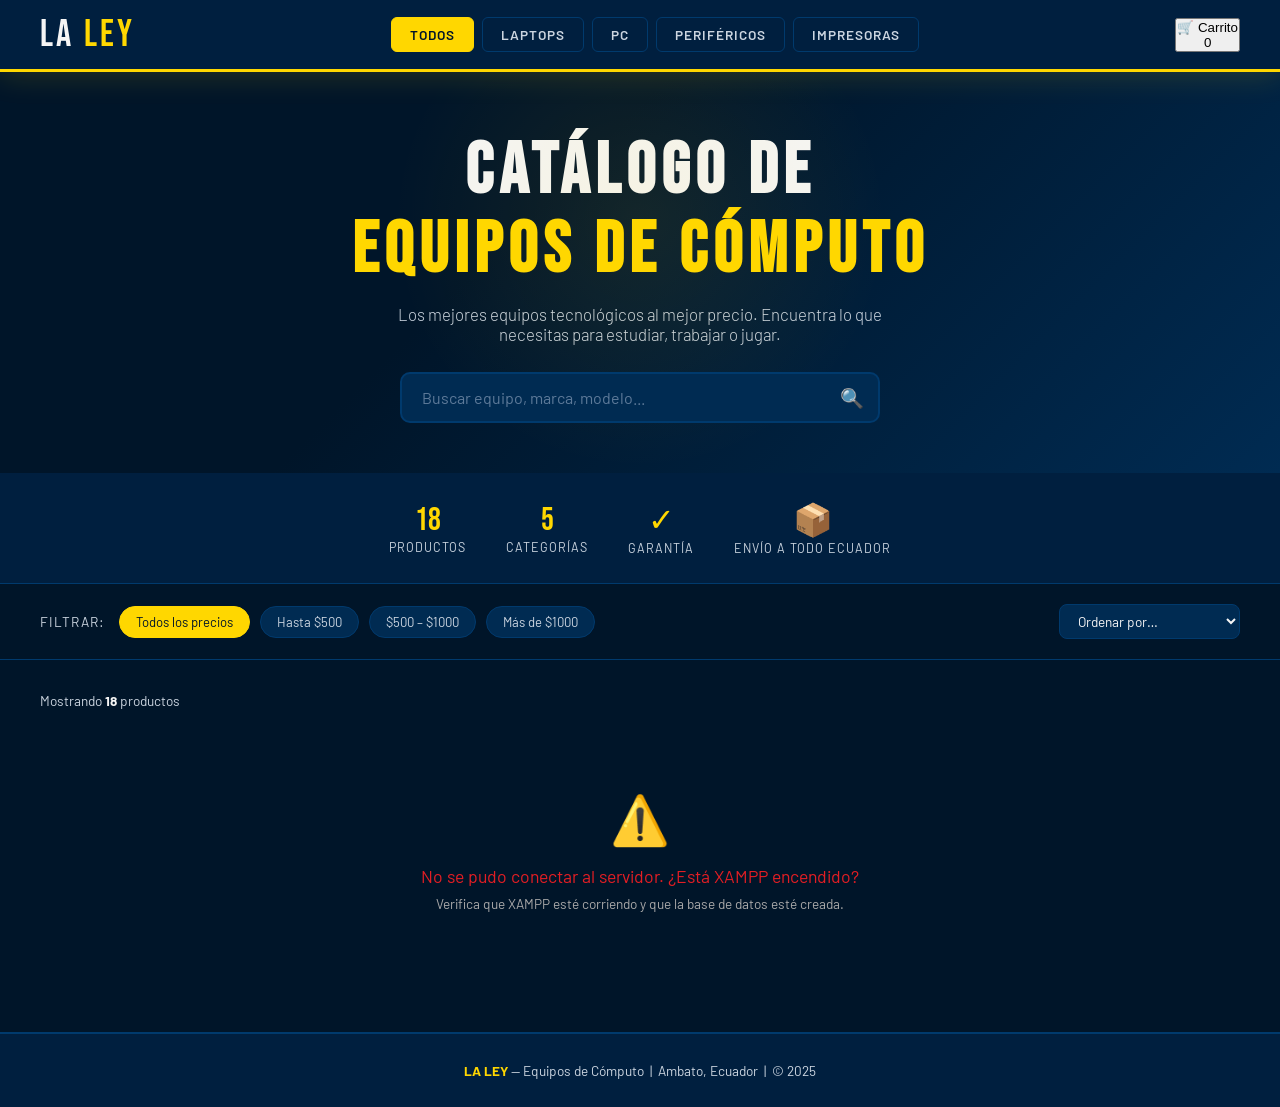
<file: index.html>
<!DOCTYPE html>
<html lang="es">
<head>
  <meta charset="UTF-8" />
  <meta name="viewport" content="width=device-width, initial-scale=1.0"/>
  <title>La Ley - Catálogo de Equipos</title>

  <!-- Google Fonts (tipografías) -->
  <link href="https://fonts.googleapis.com/css2?family=Bebas+Neue&family=Barlow:wght@300;400;600;700&display=swap" rel="stylesheet"/>

  <!-- Archivo de estilos CSS -->
  <link rel="stylesheet" href="estilos.css"/>
  <link rel="stylesheet" href="agregar_producto.css"/>
</head>
<body>

  <!-- =============================================
       ENCABEZADO - Barra superior fija
  ============================================== -->
  <header>
    <div class="logo">LA <span>LEY</span></div>

    <!-- Botones de navegación por categoría -->
    <nav>
      <button class="activo" onclick="filtrarCategoria('todos', this)">Todos</button>
      <button onclick="filtrarCategoria('laptop', this)">Laptops</button>
      <button onclick="filtrarCategoria('pc', this)">PC</button>
      <button onclick="filtrarCategoria('periférico', this)">Periféricos</button>
      <button onclick="filtrarCategoria('impresora', this)">Impresoras</button>
    </nav>

    <!-- Botón del carrito (esquina derecha del header) -->
    <button class="btn-carrito" onclick="irAlCarrito()">
      🛒 <span>Carrito</span>
      <div class="carrito-badge" id="carrito-badge">0</div>
    </button>
    <button class="btn-cerrar-sesion" id="btn-cerrar-sesion" 
        onclick="cerrarSesion()" style="display:none">
  🔓 Salir
</button>
  </header>


  <!-- =============================================
       SECCIÓN HERO - Título principal y buscador
  ============================================== -->
  <section class="hero">
    <h1>CATÁLOGO DE<br/><em>EQUIPOS DE CÓMPUTO</em></h1>
    <p>Los mejores equipos tecnológicos al mejor precio. Encuentra lo que necesitas para estudiar, trabajar o jugar.</p>

    <!-- Barra de búsqueda -->
    <div class="buscador-wrap">
      <input
        type="text"
        id="buscador"
        placeholder="Buscar equipo, marca, modelo..."
        oninput="buscar(this.value)"
      />
      <span class="icon-search">🔍</span>
    </div>
  </section>


  <!-- =============================================
       ESTADÍSTICAS - Números destacados
  ============================================== -->
  <section class="stats">
    <div class="stat">
      <div class="num" id="st-total">18</div>
      <div class="lbl">Productos</div>
    </div>
    <div class="stat">
      <div class="num">5</div>
      <div class="lbl">Categorías</div>
    </div>
    <div class="stat">
      <div class="num">✓</div>
      <div class="lbl">Garantía</div>
    </div>
    <div class="stat">
      <div class="num">📦</div>
      <div class="lbl">Envío a todo Ecuador</div>
    </div>
  </section>


  <!-- =============================================
       BARRA DE FILTROS - Precio y ordenamiento
  ============================================== -->
  <div class="filtros-bar">
    <span>Filtrar:</span>
    <button class="activo" onclick="filtrarPrecio('todos', this)">Todos los precios</button>
    <button onclick="filtrarPrecio('bajo', this)">Hasta $500</button>
    <button onclick="filtrarPrecio('medio', this)">$500 – $1000</button>
    <button onclick="filtrarPrecio('alto', this)">Más de $1000</button>

    <!-- Menú desplegable para ordenar -->
    <select class="orden-select" onchange="ordenar(this.value)">
      <option value="default">Ordenar por…</option>
      <option value="precio-asc">Precio: menor a mayor</option>
      <option value="precio-desc">Precio: mayor a menor</option>
      <option value="nombre">Nombre A-Z</option>
    </select>
  </div>


  <!-- =============================================
       CATÁLOGO - Aquí aparecen las tarjetas
  ============================================== -->
  <section class="grid-section">
    <!-- Contador de resultados -->
    <div class="conteo">
      Mostrando <strong id="n-resultados">18</strong> productos
    </div>

    <!-- Las tarjetas se generan con JavaScript -->
    <div class="grid" id="grid"></div>

    <!-- Mensaje cuando no hay resultados -->
    <div class="no-result" id="no-result" style="display:none">
      <div>😕</div>
      <p>No se encontraron productos con ese criterio.<br/>Intenta con otra búsqueda.</p>
    </div>
  </section>


  <!-- =============================================
       PIE DE PÁGINA
  ============================================== -->
  <footer>
    <strong>LA LEY</strong> — Equipos de Cómputo &nbsp;|&nbsp; Ambato, Ecuador &nbsp;|&nbsp; © 2025
  </footer>


  <!-- =============================================
       MODAL - Ventana emergente de detalle
  ============================================== -->
  <div class="overlay" id="overlay" onclick="cerrarModal(event)">
    <div class="modal" id="modal">

      <!-- Cabecera del modal -->
      <div class="modal-header">
        <h2 id="m-nombre"></h2>
        <button class="btn-cerrar" onclick="cerrarModal(true)">✕</button>
      </div>

      <!-- Emoji / imagen del producto -->
      <div class="modal-img" id="m-emoji"></div>

      <!-- Cuerpo con info detallada -->
      <div class="modal-body">
        <div class="modal-cat" id="m-cat"></div>
        <p class="modal-desc" id="m-desc"></p>

        <!-- Grilla de especificaciones técnicas -->
        <div class="modal-specs-grid" id="m-specs"></div>

        <!-- Precio y botón de compra -->
        <div class="modal-footer">
          <div class="modal-precio" id="m-precio"></div>
          <button class="btn-comprar" id="m-btn-agregar" onclick="agregarAlCarritoDesdeModal()">
            Agregar al carrito
          </button>
        </div>
      </div>

    </div>
  </div>


  <!-- FORMULARIO DE AGREGAR PRODUCTO -->
  <!-- El botón flotante y el modal vienen de agregar_producto.html -->
  <!-- Copia el contenido de agregar_producto.html aquí debajo -->

  <!-- ══ BOTÓN FLOTANTE ══ -->
  <button class="btn-agregar-flotante" id="btn-agregar-flotante" 
        onclick="abrirFormProducto()" style="display:none">
    <span class="icono">＋</span>
    Agregar Producto
  </button>

  <!-- ══ MODAL FORMULARIO ══ -->
  <div class="ap-overlay" id="ap-overlay" onclick="cerrarSiEsFondo(event)">
    <div class="ap-modal">
      <div class="ap-header">
        <h2>NUEVO <span>PRODUCTO</span></h2>
        <button class="ap-btn-cerrar" onclick="cerrarFormProducto()">✕</button>
      </div>
      <div class="ap-alerta" id="ap-alerta"></div>
      <div class="ap-grupo"><label>Nombre del producto *</label><input type="text" id="ap-nombre" placeholder="Ej: Laptop HP Victus 15" oninput="limpiarApErr(this)"/><div class="ap-err" id="ap-nombre-err">El nombre es obligatorio (mínimo 3 caracteres)</div></div>
      <div class="ap-grupo"><label>Marca *</label><input type="text" id="ap-marca" placeholder="Ej: HP, Apple, Lenovo" oninput="limpiarApErr(this)"/><div class="ap-err" id="ap-marca-err">La marca es obligatoria</div></div>
      <div class="ap-grupo"><label>Categoría *</label><select id="ap-categoria" onchange="limpiarApErr(this)"><option value="">-- Selecciona --</option><option value="laptop">💻 Laptops</option><option value="pc">🖥️ PC</option><option value="impresora">🖨️ Impresoras</option><option value="periférico">🖱️ Periféricos</option></select><div class="ap-err" id="ap-categoria-err">Selecciona una categoría</div></div>
      <div class="ap-grupo"><label>Descripción *</label><textarea id="ap-descripcion" rows="3" placeholder="Describe el producto..." oninput="limpiarApErr(this)"></textarea><div class="ap-err" id="ap-descripcion-err">Mínimo 10 caracteres</div></div>
      <div class="ap-fila2"><div class="ap-grupo"><label>Precio (USD) *</label><input type="number" id="ap-precio" min="0.01" step="0.01" placeholder="Ej: 899.00" oninput="limpiarApErr(this)"/><div class="ap-err" id="ap-precio-err">Ingresa un precio válido</div></div><div class="ap-grupo"><label>Precio anterior (opcional)</label><input type="number" id="ap-precio-antes" min="0" step="0.01" placeholder="Ej: 1099.00"/></div></div>
      <div class="ap-grupo"><label>Ícono del producto</label><div class="ap-emojis" id="ap-emojis"><button type="button" class="ap-emoji-btn seleccionado" data-emoji="💻" onclick="seleccionarEmoji(this)">💻</button><button type="button" class="ap-emoji-btn" data-emoji="🖥️" onclick="seleccionarEmoji(this)">🖥️</button><button type="button" class="ap-emoji-btn" data-emoji="🖨️" onclick="seleccionarEmoji(this)">🖨️</button><button type="button" class="ap-emoji-btn" data-emoji="🖱️" onclick="seleccionarEmoji(this)">🖱️</button><button type="button" class="ap-emoji-btn" data-emoji="⌨️" onclick="seleccionarEmoji(this)">⌨️</button><button type="button" class="ap-emoji-btn" data-emoji="🎧" onclick="seleccionarEmoji(this)">🎧</button><button type="button" class="ap-emoji-btn" data-emoji="📷" onclick="seleccionarEmoji(this)">📷</button><button type="button" class="ap-emoji-btn" data-emoji="💾" onclick="seleccionarEmoji(this)">💾</button><button type="button" class="ap-emoji-btn" data-emoji="📡" onclick="seleccionarEmoji(this)">📡</button></div></div>
      <div class="ap-grupo"><label>Etiqueta (opcional)</label><select id="ap-badge"><option value="">Sin etiqueta</option><option value="nuevo">✨ Nuevo</option><option value="oferta">🔥 Oferta</option></select></div>
      <div class="ap-grupo"><label>Especificaciones técnicas</label><div class="ap-specs-lista" id="ap-specs-lista"></div><button type="button" class="ap-btn-add-spec" onclick="agregarFilaSpec()">＋ Agregar especificación</button></div>
      <button class="ap-btn-guardar" id="ap-btn-guardar" onclick="guardarProducto()">💾 Guardar Producto en la Base de Datos</button>
    </div>
  </div>

  <!-- Archivo JavaScript (siempre al final del body) -->
  <script src="app.js"></script>
  <script src="agregar_producto.js"></script>

</body>
</html>
</file>
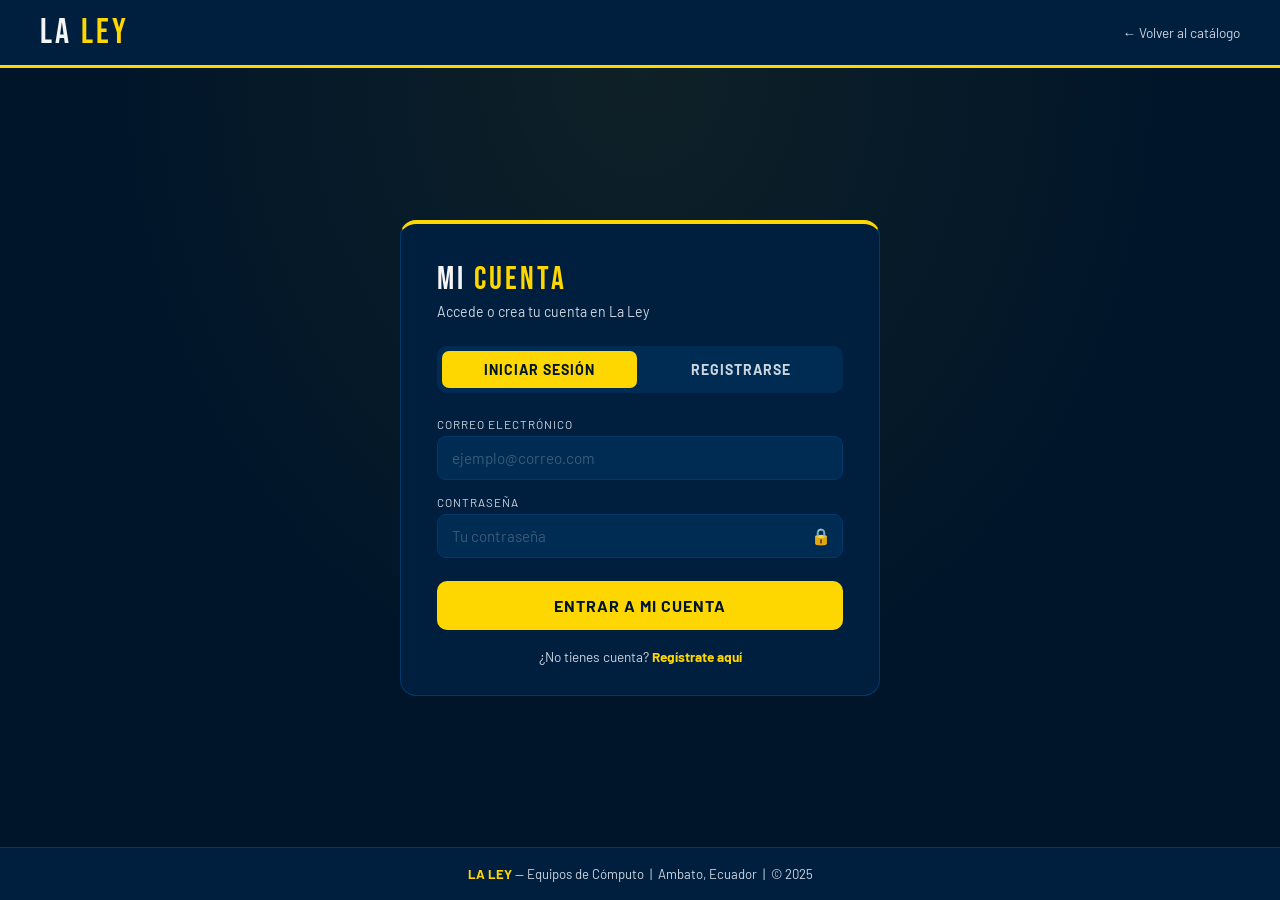
<file: auth.html>
<!DOCTYPE html>
<html lang="es">
<head>
  <meta charset="UTF-8"/>
  <meta name="viewport" content="width=device-width, initial-scale=1.0"/>
  <title>La Ley — Mi Cuenta</title>
  <link href="https://fonts.googleapis.com/css2?family=Bebas+Neue&family=Barlow:wght@300;400;600;700&display=swap" rel="stylesheet"/>
  <style>
    :root {
      --rojo:       #ffd700;
      --rojo-dark:  #c5a500;
      --negro:      #001529;
      --gris-dark:  #001f3f;
      --gris-medio: #002b52;
      --gris-borde: #003a6d;
      --blanco:     #f5f5f5;
      --verde:      #00b894;
      --suave:      #cbd5e0;
    }
    * { margin:0; padding:0; box-sizing:border-box; }
    body {
      font-family:'Barlow',sans-serif;
      background:var(--negro);
      color:var(--blanco);
      min-height:100vh;
      display:flex;
      flex-direction:column;
    }

    /* ── HEADER ── */
    header {
      background:var(--gris-dark);
      border-bottom:3px solid var(--rojo);
      padding:0 40px;
      height:68px;
      display:flex;
      align-items:center;
      justify-content:space-between;
    }
    .logo { font-family:'Bebas Neue',sans-serif; font-size:2.2rem; color:var(--blanco); letter-spacing:3px; text-decoration:none; }
    .logo span { color:var(--rojo); }
    .header-link { color:var(--suave); text-decoration:none; font-size:0.85rem; transition:color 0.2s; }
    .header-link:hover { color:var(--rojo); }

    /* ── CENTRO ── */
    .centro {
      flex:1;
      display:flex;
      align-items:center;
      justify-content:center;
      padding:40px 20px;
      background:radial-gradient(ellipse at 50% 0%, rgba(255,215,0,0.06) 0%, transparent 60%);
    }

    /* ── CAJA ── */
    .caja {
      background:var(--gris-dark);
      border:1px solid var(--gris-borde);
      border-top:4px solid var(--rojo);
      border-radius:16px;
      width:100%;
      max-width:480px;
      padding:36px 36px 30px;
      animation:bajar 0.3s ease;
    }
    @keyframes bajar {
      from { transform:translateY(-14px); opacity:0; }
      to   { transform:translateY(0);     opacity:1; }
    }
    .caja-titulo { font-family:'Bebas Neue',sans-serif; font-size:2rem; letter-spacing:3px; margin-bottom:4px; }
    .caja-titulo span { color:var(--rojo); }
    .caja-sub { color:var(--suave); font-size:0.88rem; margin-bottom:26px; }

    /* ── TABS ── */
    .tabs { display:flex; gap:6px; margin-bottom:24px; background:var(--gris-medio); border-radius:10px; padding:5px; }
    .tab {
      flex:1; padding:10px; border:none; border-radius:7px; background:transparent;
      color:var(--suave); font-family:'Barlow',sans-serif; font-size:0.88rem; font-weight:700;
      text-transform:uppercase; letter-spacing:1px; cursor:pointer; transition:all 0.2s;
    }
    .tab.activo { background:var(--rojo); color:var(--negro); }

    /* ── CAMPOS ── */
    .campo { margin-bottom:15px; }
    .campo label { display:block; font-size:0.73rem; text-transform:uppercase; letter-spacing:1px; color:var(--suave); margin-bottom:5px; }
    .campo-inner { position:relative; }
    .campo input {
      width:100%; background:var(--gris-medio); border:1.5px solid var(--gris-borde);
      color:var(--blanco); padding:12px 42px 12px 14px; border-radius:9px;
      font-family:'Barlow',sans-serif; font-size:0.95rem; outline:none; transition:border-color 0.2s;
    }
    .campo input:focus { border-color:var(--rojo); }
    .campo input::placeholder { color:#3a5a7a; }
    .campo input.valido   { border-color:var(--verde); }
    .campo input.invalido { border-color:#e31e24 !important; }
    .campo-ico { position:absolute; right:12px; top:50%; transform:translateY(-50%); font-size:1rem; pointer-events:none; }
    .campo-err { font-size:0.73rem; color:#ff6b6b; margin-top:4px; display:none; }
    .campo-err.visible { display:block; }
    .fila2 { display:grid; grid-template-columns:1fr 1fr; gap:12px; }

    /* Barra fortaleza */
    .fortaleza-barra { height:4px; background:var(--gris-borde); border-radius:2px; overflow:hidden; margin-top:5px; }
    .fortaleza-fill  { height:100%; width:0%; border-radius:2px; transition:width 0.3s, background 0.3s; }
    .fortaleza-txt   { font-size:0.72rem; color:var(--suave); margin-top:2px; }

    /* ── BOTÓN ── */
    .btn-submit {
      width:100%; background:var(--rojo); color:var(--negro); border:none;
      padding:15px; border-radius:10px; cursor:pointer; font-family:'Barlow',sans-serif;
      font-weight:700; font-size:1rem; text-transform:uppercase; letter-spacing:1px;
      margin-top:8px; transition:background 0.2s, transform 0.15s;
    }
    .btn-submit:hover  { background:var(--rojo-dark); transform:translateY(-2px); }
    .btn-submit:disabled { background:#1a3a5a; color:#3a5a7a; cursor:not-allowed; transform:none; }

    /* ── ALERTA ── */
    .alerta { padding:12px 16px; border-radius:9px; font-size:0.88rem; margin-bottom:16px; display:none; line-height:1.6; }
    .alerta.visible { display:block; }
    .alerta.error   { background:rgba(227,30,36,0.1);  border:1px solid #e31e24; color:#ff8080; }
    .alerta.exito   { background:rgba(0,184,148,0.1);  border:1px solid var(--verde); color:#80ffdb; }
    .alerta.info    { background:rgba(255,215,0,0.08); border:1px solid var(--rojo); color:var(--rojo); }

    /* ── CÓDIGO DE VERIFICACIÓN ── */
    #sec-verificacion { display:none; }
    .cod-info { text-align:center; color:var(--suave); font-size:0.88rem; margin-bottom:18px; line-height:1.7; }
    .cod-info strong { color:var(--blanco); }

    /* Caja amarilla con el código (visible en local) */
    .caja-codigo-dev {
      background:rgba(255,215,0,0.08);
      border:2px dashed var(--rojo);
      border-radius:10px;
      padding:16px;
      text-align:center;
      margin-bottom:18px;
      display:none;
    }
    .caja-codigo-dev p { font-size:0.78rem; color:var(--suave); margin-bottom:8px; text-transform:uppercase; letter-spacing:1px; }
    .caja-codigo-dev .cod-num { font-family:'Bebas Neue',sans-serif; font-size:3rem; color:var(--rojo); letter-spacing:12px; }
    .caja-codigo-dev small { font-size:0.72rem; color:#ff6b6b; display:block; margin-top:4px; }

    .input-cod { text-align:center !important; font-family:'Bebas Neue',sans-serif !important; font-size:2rem !important; letter-spacing:10px !important; }

    /* ── ENLACE CAMBIAR FORM ── */
    .cambiar { text-align:center; margin-top:18px; font-size:0.85rem; color:var(--suave); }
    .cambiar a { color:var(--rojo); text-decoration:none; font-weight:700; }
    .cambiar a:hover { text-decoration:underline; }

    /* ── FOOTER ── */
    footer { background:var(--gris-dark); border-top:1px solid var(--gris-borde); padding:18px 40px; text-align:center; color:var(--suave); font-size:0.82rem; }
    footer strong { color:var(--rojo); }

    @media(max-width:500px) {
      .caja { padding:26px 18px 22px; }
      .fila2 { grid-template-columns:1fr; gap:0; }
      header { padding:0 16px; }
    }
  </style>
</head>
<body>

<header>
  <a href="index.html" class="logo">LA <span>LEY</span></a>
  <a href="index.html" class="header-link">← Volver al catálogo</a>
</header>

<div class="centro">
  <div class="caja">

    <div class="caja-titulo">MI <span>CUENTA</span></div>
    <div class="caja-sub">Accede o crea tu cuenta en La Ley</div>

    <!-- TABS -->
    <div class="tabs">
      <button class="tab activo" id="tab-login"    onclick="mostrarPanel('login')">Iniciar Sesión</button>
      <button class="tab"        id="tab-registro" onclick="mostrarPanel('registro')">Registrarse</button>
    </div>


    <!-- ========================================
         PANEL LOGIN
    ======================================== -->
    <div id="panel-login">
      <div class="alerta" id="alerta-login"></div>

      <div class="campo">
        <label>Correo electrónico</label>
        <div class="campo-inner">
          <input type="email" id="l-correo" placeholder="ejemplo@correo.com" oninput="validarCorreo(this,'l-correo-err')"/>
          <span class="campo-ico" id="l-correo-ico"></span>
        </div>
        <div class="campo-err" id="l-correo-err">Ingresa un correo válido</div>
      </div>

      <div class="campo">
        <label>Contraseña</label>
        <div class="campo-inner">
          <input type="password" id="l-pass" placeholder="Tu contraseña" oninput="limpiarErr(this)"/>
          <span class="campo-ico">🔒</span>
        </div>
        <div class="campo-err" id="l-pass-err">Ingresa tu contraseña</div>
      </div>

      <button class="btn-submit" id="btn-login" onclick="iniciarSesion()">Entrar a mi cuenta</button>

      <div class="cambiar">¿No tienes cuenta? <a href="#" onclick="mostrarPanel('registro')">Regístrate aquí</a></div>
    </div>


    <!-- ========================================
         PANEL REGISTRO
    ======================================== -->
    <div id="panel-registro" style="display:none">
      <div class="alerta" id="alerta-registro"></div>

      <!-- Sección formulario -->
      <div id="sec-formulario">

        <div class="fila2">
          <div class="campo">
            <label>Nombre</label>
            <div class="campo-inner">
              <input type="text" id="r-nombre" placeholder="Juan" oninput="validarLetras(this,'r-nombre-err','r-nombre-ico')"/>
              <span class="campo-ico" id="r-nombre-ico"></span>
            </div>
            <div class="campo-err" id="r-nombre-err">Solo letras, sin números</div>
          </div>
          <div class="campo">
            <label>Apellido</label>
            <div class="campo-inner">
              <input type="text" id="r-apellido" placeholder="Pérez" oninput="validarLetras(this,'r-apellido-err','r-apellido-ico')"/>
              <span class="campo-ico" id="r-apellido-ico"></span>
            </div>
            <div class="campo-err" id="r-apellido-err">Solo letras, sin números</div>
          </div>
        </div>

        <div class="campo">
          <label>Correo electrónico</label>
          <div class="campo-inner">
            <input type="email" id="r-correo" placeholder="ejemplo@correo.com" oninput="validarCorreo(this,'r-correo-err')"/>
            <span class="campo-ico" id="r-correo-ico"></span>
          </div>
          <div class="campo-err" id="r-correo-err">Ingresa un correo válido (con @ y dominio)</div>
        </div>

        <div class="campo">
          <label>Contraseña</label>
          <div class="campo-inner">
            <input type="password" id="r-pass" placeholder="Mínimo 6 caracteres" oninput="validarPass()"/>
            <span class="campo-ico">🔒</span>
          </div>
          <div class="fortaleza-barra"><div class="fortaleza-fill" id="f-fill"></div></div>
          <div class="fortaleza-txt"  id="f-txt"></div>
          <div class="campo-err" id="r-pass-err">Mínimo 6 caracteres</div>
        </div>

        <div class="campo">
          <label>Verificar contraseña</label>
          <div class="campo-inner">
            <input type="password" id="r-pass2" placeholder="Repite tu contraseña" oninput="validarPass2()"/>
            <span class="campo-ico" id="r-pass2-ico"></span>
          </div>
          <div class="campo-err" id="r-pass2-err">Las contraseñas no coinciden</div>
        </div>

        <button class="btn-submit" id="btn-registro" onclick="registrar()">Crear cuenta y obtener código</button>

      </div><!-- /sec-formulario -->

      <!-- Sección verificación -->
      <div id="sec-verificacion" style="display:none">

        <!-- Caja que muestra el código en local (solo para pruebas) -->
        <div class="caja-codigo-dev" id="caja-dev">
          <p>📋 Tu código de verificación (solo visible en modo local)</p>
          <div class="cod-num" id="dev-codigo">------</div>
          <small>⚠️ En producción este código llegaría a tu correo</small>
        </div>

        <p class="cod-info">
          Ingresa el código de 6 dígitos para activar tu cuenta.<br/>
          Correo: <strong id="correo-mostrado"></strong>
        </p>

        <div class="campo">
          <label>Código de verificación</label>
          <div class="campo-inner">
            <input type="text" id="r-codigo" class="input-cod" placeholder="000000"
                   maxlength="6" oninput="soloNumeros(this)"/>
          </div>
          <div class="campo-err" id="r-codigo-err">El código debe tener exactamente 6 dígitos</div>
        </div>

        <button class="btn-submit" id="btn-verificar" onclick="verificarCodigo()">✅ Verificar y activar cuenta</button>

      </div><!-- /sec-verificacion -->

      <div class="cambiar">¿Ya tienes cuenta? <a href="#" onclick="mostrarPanel('login')">Inicia sesión</a></div>
    </div><!-- /panel-registro -->

  </div><!-- /caja -->
</div><!-- /centro -->

<footer>
  <strong>LA LEY</strong> — Equipos de Cómputo &nbsp;|&nbsp; Ambato, Ecuador &nbsp;|&nbsp; © 2025
</footer>


<script>
// ================================================
//  VARIABLES GLOBALES
// ================================================
let correoRegistrado = '';


// ================================================
//  CAMBIAR ENTRE PANELES
// ================================================
function mostrarPanel(panel) {
  document.getElementById('panel-login').style.display    = panel === 'login'    ? 'block' : 'none';
  document.getElementById('panel-registro').style.display = panel === 'registro' ? 'block' : 'none';
  document.getElementById('tab-login').classList.toggle('activo',    panel === 'login');
  document.getElementById('tab-registro').classList.toggle('activo', panel === 'registro');
  ocultarAlertas();
}

function ocultarAlertas() {
  document.querySelectorAll('.alerta').forEach(function(a) {
    a.className = 'alerta';
    a.innerHTML = '';
  });
}

function mostrarAlerta(id, tipo, msg) {
  const el = document.getElementById(id);
  el.className = 'alerta visible ' + tipo;
  el.innerHTML = msg;
}


// ================================================
//  VALIDACIONES EN TIEMPO REAL
// ================================================

// Solo letras — bloquea números mientras escribe
function validarLetras(input, errId, icoId) {
  // Borrar el carácter si no es letra o espacio
  input.value = input.value.replace(/[^a-zA-ZáéíóúÁÉÍÓÚñÑ ]/g, '');

  const ok  = input.value.trim().length >= 2;
  const ico = document.getElementById(icoId);
  const err = document.getElementById(errId);

  input.classList.toggle('valido',   ok);
  input.classList.toggle('invalido', !ok && input.value.length > 0);
  if (ico) ico.textContent = ok ? '✅' : '';
  if (err) err.classList.toggle('visible', !ok && input.value.length > 0);
}

// Validar correo
function validarCorreo(input, errId) {
  const val = input.value.trim();
  const ok  = /^[^\s@]+@[^\s@]+\.[^\s@]{2,}$/.test(val);
  const ico = input.parentElement.querySelector('.campo-ico');
  const err = document.getElementById(errId);

  input.classList.toggle('valido',   ok);
  input.classList.toggle('invalido', !ok && val.length > 0);
  if (ico) ico.textContent = ok ? '✅' : val.length > 0 ? '❌' : '';
  if (err) err.classList.toggle('visible', !ok && val.length > 0);
}

// Solo números (para el código)
function soloNumeros(input) {
  input.value = input.value.replace(/\D/g, '');
}

// Limpiar error al escribir
function limpiarErr(input) {
  input.classList.remove('invalido');
}

// Fortaleza de contraseña
function validarPass() {
  const val  = document.getElementById('r-pass').value;
  const fill = document.getElementById('f-fill');
  const txt  = document.getElementById('f-txt');
  const err  = document.getElementById('r-pass-err');

  let fuerza = 0;
  if (val.length >= 6)           fuerza++;
  if (val.length >= 10)          fuerza++;
  if (/[A-Z]/.test(val))         fuerza++;
  if (/[0-9]/.test(val))         fuerza++;
  if (/[^a-zA-Z0-9]/.test(val))  fuerza++;

  const colores = ['#e31e24','#e8823a','#e8d63a','#6ac05a','#00b894'];
  const textos  = ['Muy débil','Débil','Regular','Fuerte','Muy fuerte'];
  const pcts    = [20, 40, 60, 80, 100];

  if (val.length > 0) {
    const i = Math.min(fuerza - 1, 4);
    fill.style.width      = pcts[Math.max(i, 0)] + '%';
    fill.style.background = colores[Math.max(i, 0)];
    txt.textContent       = textos[Math.max(i, 0)];
  } else {
    fill.style.width = '0%';
    txt.textContent  = '';
  }

  const ok = val.length >= 6;
  document.getElementById('r-pass').classList.toggle('valido',   ok);
  document.getElementById('r-pass').classList.toggle('invalido', !ok && val.length > 0);
  err.classList.toggle('visible', !ok && val.length > 0);

  if (document.getElementById('r-pass2').value) validarPass2();
}

// Verificar que las contraseñas coincidan
function validarPass2() {
  const p1  = document.getElementById('r-pass').value;
  const p2  = document.getElementById('r-pass2').value;
  const ico = document.getElementById('r-pass2-ico');
  const err = document.getElementById('r-pass2-err');
  const ok  = p1 === p2 && p2.length >= 6;

  document.getElementById('r-pass2').classList.toggle('valido',   ok);
  document.getElementById('r-pass2').classList.toggle('invalido', !ok && p2.length > 0);
  ico.textContent = ok ? '✅' : p2.length > 0 ? '❌' : '';
  err.classList.toggle('visible', !ok && p2.length > 0);
}


// ================================================
//  INICIAR SESIÓN
// ================================================
async function iniciarSesion() {
  ocultarAlertas();

  const correo = document.getElementById('l-correo').value.trim();
  const pass   = document.getElementById('l-pass').value;
  let err = false;

  if (!correo || !/^[^\s@]+@[^\s@]+\.[^\s@]{2,}$/.test(correo)) {
    document.getElementById('l-correo').classList.add('invalido');
    document.getElementById('l-correo-err').classList.add('visible');
    err = true;
  }
  if (!pass) {
    document.getElementById('l-pass').classList.add('invalido');
    document.getElementById('l-pass-err').classList.add('visible');
    err = true;
  }
  if (err) return;

  const btn = document.getElementById('btn-login');
  btn.disabled = true;
  btn.textContent = '⏳ Verificando...';

  try {
    const res  = await fetch('login.php', {
      method: 'POST',
      headers: { 'Content-Type': 'application/json' },
      body: JSON.stringify({ correo, password: pass })
    });
    const data = await res.json();

   if (data.success) {
      mostrarAlerta('alerta-login', 'exito', '✅ ' + data.mensaje + ' Redirigiendo...');
      
      localStorage.setItem('usuario_nombre', data.usuario.nombre);
      localStorage.setItem('usuario_correo', data.usuario.correo);
      localStorage.setItem('sesion_laley', JSON.stringify({
        id:     data.usuario.id,
        nombre: data.usuario.nombre,
        correo: data.usuario.correo,
        rol:    data.rol
      }));
      setTimeout(function() { window.location.href = 'index.html'; }, 1500);
      } else {
      let msg = '❌ ' + data.mensaje;
      if (data.no_existe) {
        msg += ' <a href="#" onclick="mostrarPanel(\'registro\')" style="color:var(--rojo)">→ Regístrate</a>';
      }
      mostrarAlerta('alerta-login', 'error', msg);
      btn.disabled    = false;
      btn.textContent = 'Entrar a mi cuenta';
    }
  } catch(e) {
    mostrarAlerta('alerta-login', 'error', '❌ No se pudo conectar. ¿Está XAMPP encendido y los archivos PHP en la carpeta correcta?');
    btn.disabled    = false;
    btn.textContent = 'Entrar a mi cuenta';
  }
}


// ================================================
//  REGISTRAR USUARIO
// ================================================
async function registrar() {
  ocultarAlertas();

  const nombre   = document.getElementById('r-nombre').value.trim();
  const apellido = document.getElementById('r-apellido').value.trim();
  const correo   = document.getElementById('r-correo').value.trim();
  const pass     = document.getElementById('r-pass').value;
  const pass2    = document.getElementById('r-pass2').value;
  let err = false;

  // Validar nombre
  if (!nombre || !/^[a-zA-ZáéíóúÁÉÍÓÚñÑ ]+$/.test(nombre)) {
    document.getElementById('r-nombre').classList.add('invalido');
    document.getElementById('r-nombre-err').classList.add('visible');
    err = true;
  }
  // Validar apellido
  if (!apellido || !/^[a-zA-ZáéíóúÁÉÍÓÚñÑ ]+$/.test(apellido)) {
    document.getElementById('r-apellido').classList.add('invalido');
    document.getElementById('r-apellido-err').classList.add('visible');
    err = true;
  }
  // Validar correo
  if (!correo || !/^[^\s@]+@[^\s@]+\.[^\s@]{2,}$/.test(correo)) {
    document.getElementById('r-correo').classList.add('invalido');
    document.getElementById('r-correo-err').classList.add('visible');
    err = true;
  }
  // Validar contraseña
  if (!pass || pass.length < 6) {
    document.getElementById('r-pass').classList.add('invalido');
    document.getElementById('r-pass-err').classList.add('visible');
    err = true;
  }
  // Validar que coincidan
  if (pass !== pass2) {
    document.getElementById('r-pass2').classList.add('invalido');
    document.getElementById('r-pass2-err').classList.add('visible');
    err = true;
  }

  if (err) {
    mostrarAlerta('alerta-registro', 'error', '❌ Corrige los campos marcados antes de continuar.');
    return;
  }

  const btn = document.getElementById('btn-registro');
  btn.disabled = true;
  btn.textContent = '⏳ Creando cuenta...';

  try {
    const res  = await fetch('registro.php', {
      method: 'POST',
      headers: { 'Content-Type': 'application/json' },
      body: JSON.stringify({ nombre, apellido, correo, password: pass, password2: pass2 })
    });
    const data = await res.json();

    if (data.success) {
      correoRegistrado = data.correo;

      // Mostrar el código en pantalla (solo para pruebas en XAMPP local)
      if (data.codigo_dev) {
        document.getElementById('dev-codigo').textContent = data.codigo_dev;
        document.getElementById('caja-dev').style.display = 'block';
      }

      document.getElementById('correo-mostrado').textContent = data.correo;
      document.getElementById('sec-formulario').style.display    = 'none';
      document.getElementById('sec-verificacion').style.display  = 'block';
      mostrarAlerta('alerta-registro', 'info', '📋 ' + data.mensaje);
    } else {
      mostrarAlerta('alerta-registro', 'error', '❌ ' + data.mensaje);
      // Marcar el campo que tiene error
      if (data.campo && data.campo !== 'general') {
        const campo = document.getElementById('r-' + data.campo);
        if (campo) campo.classList.add('invalido');
      }
      btn.disabled    = false;
      btn.textContent = 'Crear cuenta y obtener código';
    }
  } catch(e) {
    mostrarAlerta('alerta-registro', 'error', '❌ No se pudo conectar. ¿Está XAMPP encendido y los archivos PHP en la carpeta correcta?');
    btn.disabled    = false;
    btn.textContent = 'Crear cuenta y obtener código';
  }
}


// ================================================
//  VERIFICAR CÓDIGO
// ================================================
async function verificarCodigo() {
  const codigo = document.getElementById('r-codigo').value.trim();
  const errEl  = document.getElementById('r-codigo-err');
  const btn    = document.getElementById('btn-verificar');

  // Validar que tenga 6 dígitos numéricos
  if (!/^\d{6}$/.test(codigo)) {
    document.getElementById('r-codigo').classList.add('invalido');
    errEl.classList.add('visible');
    return;
  }
  document.getElementById('r-codigo').classList.remove('invalido');
  errEl.classList.remove('visible');

  btn.disabled = true;
  btn.textContent = '⏳ Verificando...';

  try {
    const res  = await fetch('verificar.php', {
      method: 'POST',
      headers: { 'Content-Type': 'application/json' },
      body: JSON.stringify({ correo: correoRegistrado, codigo: codigo })
    });
    const data = await res.json();

    if (data.success) {
      mostrarAlerta('alerta-registro', 'exito',
        '🎉 ¡Cuenta activada, ' + (data.nombre || '') + '! Redirigiendo al inicio de sesión...');
      setTimeout(function() { mostrarPanel('login'); }, 2000);
    } else {
      mostrarAlerta('alerta-registro', 'error', '❌ ' + data.mensaje);
      btn.disabled    = false;
      btn.textContent = '✅ Verificar y activar cuenta';
    }
  } catch(e) {
    mostrarAlerta('alerta-registro', 'error', '❌ Error de conexión.');
    btn.disabled    = false;
    btn.textContent = '✅ Verificar y activar cuenta';
  }
}
</script>

</body>
</html>
</file>
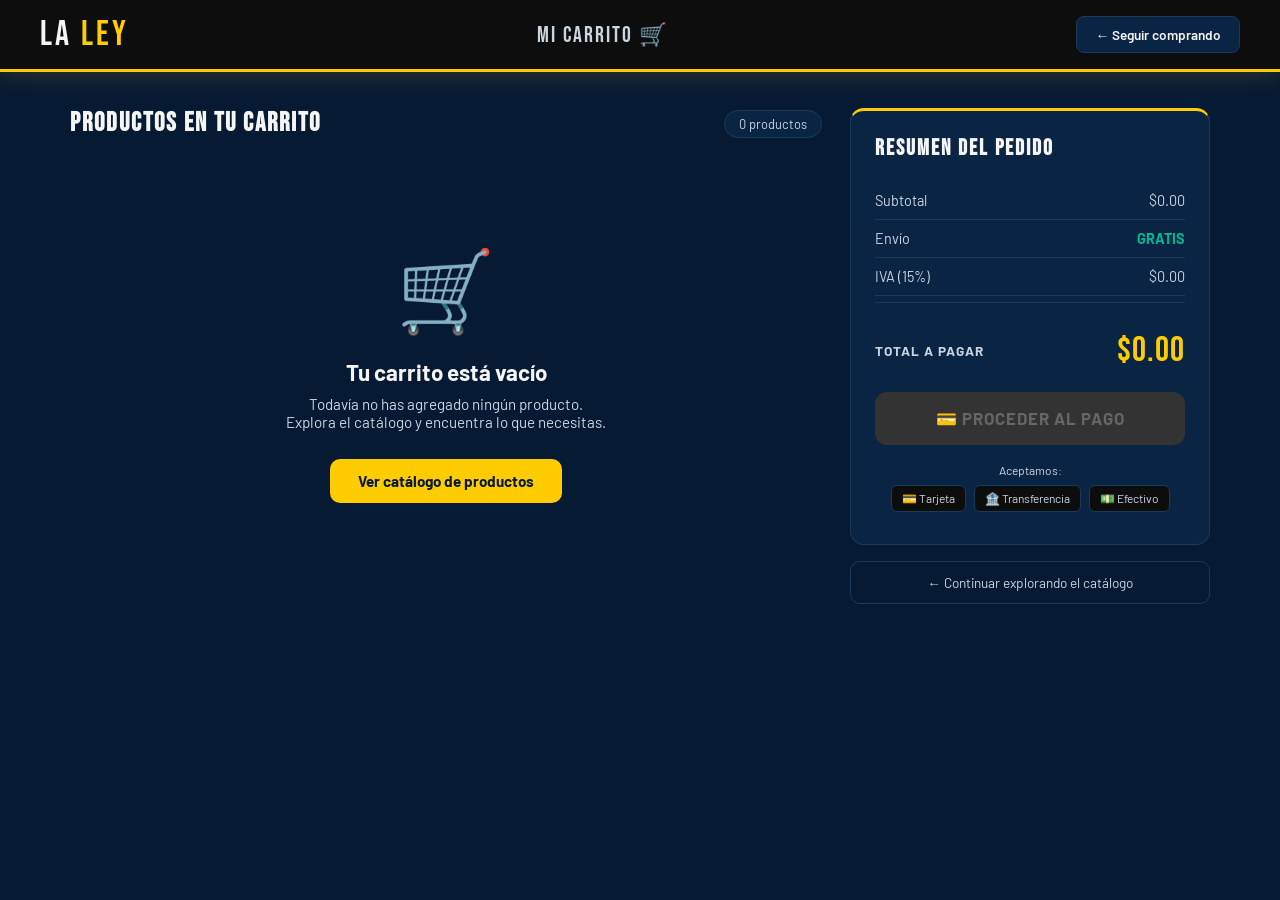
<file: carrito.html>
<!DOCTYPE html>
<html lang="es">
<head>
  <meta charset="UTF-8"/>
  <meta name="viewport" content="width=device-width, initial-scale=1.0"/>
  <title>La Ley — Mi Carrito</title>

  <!-- Tipografías -->
  <link href="https://fonts.googleapis.com/css2?family=Bebas+Neue&family=Barlow:wght@300;400;600;700&display=swap" rel="stylesheet"/>

  <!-- Estilos del carrito (archivo separado) -->
  <link rel="stylesheet" href="carrito.css"/>
</head>
<body>

  <!-- =============================================
       HEADER
  ============================================== -->
  <header>
    <!-- Logo con enlace de regreso al catálogo -->
    <a href="index.html" class="logo">LA <span>LEY</span></a>
    <div class="header-titulo">Mi Carrito 🛒</div>
    <!-- Botón para volver al catálogo -->
    <a href="index.html" class="btn-volver">← Seguir comprando</a>
  </header>


  <!-- =============================================
       CONTENIDO PRINCIPAL
  ============================================== -->
  <main class="main-carrito">

    <!-- COLUMNA IZQUIERDA: lista de productos -->
    <section class="columna-productos">

      <div class="seccion-titulo">
        <h2>Productos en tu carrito</h2>
        <span id="contador-items">0 productos</span>
      </div>

      <!-- Aquí se renderizan los productos con JavaScript -->
      <div id="lista-carrito"></div>

      <!-- Botón para vaciar todo el carrito -->
      <button class="btn-vaciar" id="btn-vaciar" onclick="vaciarCarrito()" style="display:none">
        🗑️ Vaciar carrito completo
      </button>

    </section>


    <!-- COLUMNA DERECHA: resumen y pago -->
    <aside class="columna-resumen">

      <div class="resumen-box">
        <h3 class="resumen-titulo">Resumen del pedido</h3>

        <!-- Desglose de precios -->
        <div class="resumen-linea">
          <span>Subtotal</span>
          <span id="r-subtotal">$0.00</span>
        </div>
        <div class="resumen-linea">
          <span>Envío</span>
          <span id="r-envio" class="envio-gratis">GRATIS</span>
        </div>
        <div class="resumen-linea">
          <span>IVA (15%)</span>
          <span id="r-iva">$0.00</span>
        </div>

        <div class="resumen-separador"></div>

        <!-- Total final -->
        <div class="resumen-total">
          <span>TOTAL A PAGAR</span>
          <span id="r-total">$0.00</span>
        </div>

        <!-- Botón de pago -->
        <button class="btn-pagar" id="btn-pagar" onclick="abrirPago()">
          💳 Proceder al Pago
        </button>

        <!-- Métodos de pago aceptados -->
        <div class="metodos-pago">
          <span>Aceptamos:</span>
          <div class="iconos-pago">
            <span class="pago-chip">💳 Tarjeta</span>
            <span class="pago-chip">🏦 Transferencia</span>
            <span class="pago-chip">💵 Efectivo</span>
          </div>
        </div>

      </div>

      <!-- Enlace para continuar comprando -->
      <a href="index.html" class="link-continuar">
        ← Continuar explorando el catálogo
      </a>

    </aside>

  </main>


  <!-- =============================================
       MODAL DE PAGO - Se abre al hacer clic en Pagar
  ============================================== -->
  <div class="pago-overlay" id="pago-overlay" onclick="cerrarPago(event)">
    <div class="pago-modal">

      <!-- Cabecera -->
      <div class="pago-header">
        <h2>💳 Finalizar Compra</h2>
        <button class="btn-cerrar-pago" onclick="cerrarPago(true)">✕</button>
      </div>

      <!-- Resumen rápido -->
      <div class="pago-resumen" id="pago-resumen"></div>

      <!-- Formulario de datos del cliente -->
      <div class="pago-form">
        <h3>Tus datos de contacto</h3>

        <div class="form-grupo">
          <label>Nombre completo</label>
          <input type="text" id="p-nombre" placeholder="Ej: Juan Pérez"/>
        </div>

        <div class="form-grupo">
          <label>Teléfono / WhatsApp</label>
          <input type="tel" id="p-telefono" placeholder="Ej: 0998765432"/>
        </div>

        <div class="form-grupo">
          <label>Correo electrónico</label>
          <input type="email" id="p-correo" placeholder="Ej: juan@gmail.com"/>
        </div>

        <div class="form-grupo">
          <label>Dirección de entrega</label>
          <input type="text" id="p-direccion" placeholder="Ej: Av. Cevallos y Montalvo, Ambato"/>
        </div>

        <div class="form-grupo">
          <label>Método de pago</label>
          <select id="p-metodo">
            <option value="">-- Selecciona --</option>
            <option value="tarjeta">💳 Tarjeta de crédito/débito</option>
            <option value="transferencia">🏦 Transferencia bancaria</option>
            <option value="efectivo">💵 Pago en efectivo</option>
          </select>
        </div>

      </div>

      <!-- Botón confirmar pedido -->
      <button class="btn-confirmar" onclick="confirmarPedido()">
        ✅ Confirmar Pedido
      </button>

    </div>
  </div>


  <!-- =============================================
       MODAL DE ÉXITO - Aparece al confirmar
  ============================================== -->
  <div class="exito-overlay" id="exito-overlay">
    <div class="exito-modal">
      <div class="exito-icono">🎉</div>
      <h2>¡Pedido Confirmado!</h2>
      <p id="exito-mensaje"></p>
      <button class="btn-exito" onclick="window.location.href='index.html'">
        Volver al catálogo
      </button>
    </div>
  </div>


  <!-- JavaScript del carrito -->
  <script src="carrito.js"></script>

</body>
</html>
</file>
<file: estilos.css>
:root {
  /* Paleta actualizada: Amarillo, Azul y Blanco */
  --rojo:         #ffd700;   /* Ahora es Amarillo Principal */
  --rojo-dark:    #c5a500;   /* Amarillo Oscuro para hovers */
  --negro:        #001529;   /* Azul muy oscuro (Fondo principal) */
  --gris-dark:    #001f3f;   /* Azul Marino oscuro */
  --gris-medio:   #002b52;   /* Azul medio */
  --gris-borde:   #003a6d;   /* Azul para bordes */
  --blanco:       #f5f5f5;   
  --amarillo:     #ffffff;   /* Cambiado a Blanco para contrastar */
  --texto-suave:  #cbd5e0;   /* Gris azulado claro */
}


* {
  margin: 0;
  padding: 0;
  box-sizing: border-box; 
}

body {
  font-family: 'Barlow', sans-serif;
  background: var(--negro);
  color: var(--blanco);
  min-height: 100vh;
  overflow-x: hidden; 
}

header {
  background: var(--gris-dark);
  border-bottom: 3px solid var(--rojo);
  padding: 0 40px;
  display: flex;                    
  align-items: center;              
  justify-content: space-between;  
  height: 72px;
  position: sticky;  
  top: 0;
  z-index: 100;      
  box-shadow: 0 4px 30px rgba(255, 215, 0, 0.15); /* Sombra ahora amarillenta */
}


.logo {
  font-family: 'Bebas Neue', sans-serif;
  font-size: 2.4rem;
  color: var(--blanco);
  letter-spacing: 3px;
  display: flex;
  align-items: center;
  gap: 10px;
}
.logo span {
  color: var(--rojo); 
}


nav {
  display: flex;
  gap: 8px;
}

nav button {
  background: transparent;
  border: 1px solid var(--gris-borde);
  color: var(--texto-suave);
  padding: 8px 18px;
  border-radius: 6px;
  cursor: pointer;
  font-family: 'Barlow', sans-serif;
  font-size: 0.85rem;
  font-weight: 600;
  text-transform: uppercase;
  letter-spacing: 1px;
  transition: all 0.2s; 
}


nav button:hover,
nav button.activo {
  background: var(--rojo);
  border-color: var(--rojo);
  color: var(--negro); /* Texto oscuro sobre amarillo para legibilidad */
}



.hero {
  background: linear-gradient(135deg, #001529 40%, #002b52 100%);
  padding: 60px 40px 50px;
  text-align: center;
  position: relative;
  overflow: hidden;
}

.hero::before {
  content: '';
  position: absolute;
  width: 500px;
  height: 500px;
  background: radial-gradient(circle, rgba(255, 215, 0, 0.08) 0%, transparent 70%);
  top: -100px;
  left: 50%;
  transform: translateX(-50%);
  pointer-events: none; 
}

.hero h1 {
  font-family: 'Bebas Neue', sans-serif;
  font-size: clamp(2.5rem, 6vw, 4.5rem); 
  letter-spacing: 6px;
  line-height: 1.1;
  margin-bottom: 14px;
}

.hero h1 em {
  color: var(--rojo);
  font-style: normal; 
}

.hero p {
  color: var(--texto-suave);
  font-size: 1.05rem;
  max-width: 520px;
  margin: 0 auto 28px;
  font-weight: 300;
}


.buscador-wrap {
  max-width: 480px;
  margin: 0 auto;
  position: relative;
}

.buscador-wrap input {
  width: 100%;
  background: var(--gris-medio);
  border: 2px solid var(--gris-borde);
  color: var(--blanco);
  padding: 14px 50px 14px 20px;
  border-radius: 10px;
  font-size: 1rem;
  font-family: 'Barlow', sans-serif;
  transition: border-color 0.2s;
  outline: none;
}

.buscador-wrap input:focus {
  border-color: var(--rojo); 
}

.buscador-wrap input::placeholder {
  color: #5d7a99;
}


.buscador-wrap .icon-search {
  position: absolute;
  right: 16px;
  top: 50%;
  transform: translateY(-50%);
  font-size: 1.2rem;
  color: var(--rojo);
  pointer-events: none;
}



.stats {
  display: flex;
  justify-content: center;
  gap: 40px;
  padding: 28px 40px;
  background: var(--gris-dark);
  border-bottom: 1px solid var(--gris-borde);
  flex-wrap: wrap; 
}

.stat {
  text-align: center;
}

.stat .num {
  font-family: 'Bebas Neue', sans-serif;
  font-size: 2rem;
  color: var(--rojo);
}

.stat .lbl {
  font-size: 0.78rem;
  color: var(--texto-suave);
  text-transform: uppercase;
  letter-spacing: 1px;
}



.filtros-bar {
  padding: 20px 40px;
  display: flex;
  gap: 10px;
  flex-wrap: wrap;
  align-items: center;
  background: var(--negro);
  border-bottom: 1px solid var(--gris-borde);
}

.filtros-bar span {
  color: var(--texto-suave);
  font-size: 0.85rem;
  margin-right: 4px;
  text-transform: uppercase;
  letter-spacing: 1px;
}

.filtros-bar button {
  background: var(--gris-medio);
  border: 1px solid var(--gris-borde);
  color: var(--texto-suave);
  padding: 7px 16px;
  border-radius: 20px; 
  cursor: pointer;
  font-family: 'Barlow', sans-serif;
  font-size: 0.82rem;
  transition: all 0.2s;
}

.filtros-bar button:hover,
.filtros-bar button.activo {
  background: var(--rojo);
  border-color: var(--rojo);
  color: var(--negro);
}


.orden-select {
  margin-left: auto; 
  background: var(--gris-medio);
  border: 1px solid var(--gris-borde);
  color: var(--blanco);
  padding: 7px 14px;
  border-radius: 8px;
  font-family: 'Barlow', sans-serif;
  font-size: 0.85rem;
  cursor: pointer;
  outline: none;
}


.grid-section {
  padding: 32px 40px 60px;
}

.conteo {
  color: var(--texto-suave);
  font-size: 0.85rem;
  margin-bottom: 20px;
}

.conteo strong {
  color: var(--blanco);
}


.grid {
  display: grid;
  grid-template-columns: repeat(auto-fill, minmax(270px, 1fr));
  gap: 22px;
}



.card {
  background: var(--gris-dark);
  border: 1px solid var(--gris-borde);
  border-radius: 14px;
  overflow: hidden;
  transition: transform 0.25s, box-shadow 0.25s, border-color 0.25s;
  cursor: pointer;
  position: relative;
}


.card:hover {
  transform: translateY(-6px);          
  box-shadow: 0 16px 40px rgba(255, 215, 0, 0.1); 
  border-color: var(--rojo);
}


.badge {
  position: absolute;
  top: 12px;
  left: 12px;
  background: var(--rojo);
  color: var(--negro);
  font-size: 0.7rem;
  font-weight: 700;
  text-transform: uppercase;
  letter-spacing: 1px;
  padding: 4px 10px;
  border-radius: 4px;
  z-index: 2;
}

.badge.oferta { background: var(--blanco); color: var(--negro); }
.badge.nuevo  { background: #ffffff; color: var(--negro); }  

.card-img {
  width: 100%;
  height: 180px;
  background: #000c1a;
  padding: 20px;
  display: flex;
  align-items: center;
  justify-content: center;
  font-size: 5rem; 
}


.card-body {
  padding: 18px;
}

.card-cat {
  font-size: 0.72rem;
  text-transform: uppercase;
  letter-spacing: 2px;
  color: var(--rojo);
  font-weight: 700;
  margin-bottom: 6px;
}

.card-nombre {
  font-size: 1rem;
  font-weight: 700;
  margin-bottom: 6px;
  line-height: 1.3;
}

.card-desc {
  font-size: 0.82rem;
  color: var(--texto-suave);
  margin-bottom: 14px;
  line-height: 1.5;
}

.card-specs {
  display: flex;
  flex-wrap: wrap;
  gap: 5px;
  margin-bottom: 14px;
}

.spec-chip {
  background: var(--gris-medio);
  border: 1px solid var(--gris-borde);
  border-radius: 4px;
  padding: 3px 8px;
  font-size: 0.7rem;
  color: #ccc;
}


.card-footer {
  display: flex;
  align-items: center;
  justify-content: space-between;
  border-top: 1px solid var(--gris-borde);
  padding-top: 14px;
}

.precio {
  font-family: 'Bebas Neue', sans-serif;
  font-size: 1.6rem;
  color: var(--blanco);
  letter-spacing: 1px;
}

.precio small {
  font-family: 'Barlow', sans-serif;
  font-size: 0.75rem;
  color: var(--texto-suave);
  display: block;
  margin-top: -2px;
}


.antes {
  font-size: 0.85rem;
  color: #555;
  text-decoration: line-through;
  font-family: 'Barlow', sans-serif;
}


.btn-ver {
  background: var(--rojo);
  color: var(--negro);
  border: none;
  padding: 10px 18px;
  border-radius: 8px;
  cursor: pointer;
  font-family: 'Barlow', sans-serif;
  font-size: 0.85rem;
  font-weight: 700;
  transition: background 0.2s, transform 0.1s;
}

.btn-ver:hover {
  background: var(--rojo-dark);
  transform: scale(1.04);
}



.no-result {
  text-align: center;
  padding: 80px 20px;
  color: var(--texto-suave);
}

.no-result div {
  font-size: 3rem;
  margin-bottom: 16px;
}

.no-result p {
  font-size: 1.1rem;
}

.overlay {
  display: none;
  position: fixed;
  inset: 0; 
  background: rgba(0, 10, 20, 0.9);
  z-index: 200;
  align-items: center;
  justify-content: center;
  padding: 20px;
}


.overlay.abierto {
  display: flex;
}

.modal {
  background: var(--gris-dark);
  border: 1px solid var(--gris-borde);
  border-top: 4px solid var(--rojo);
  border-radius: 16px;
  max-width: 600px;
  width: 100%;
  max-height: 90vh;
  overflow-y: auto; 
  animation: popIn 0.25s ease; 
}


@keyframes popIn {
  from { transform: scale(0.9); opacity: 0; }
  to   { transform: scale(1);   opacity: 1; }
}

.modal-header {
  padding: 24px 28px 0;
  display: flex;
  justify-content: space-between;
  align-items: flex-start;
}

.modal-header h2 {
  font-family: 'Bebas Neue', sans-serif;
  font-size: 1.8rem;
  letter-spacing: 2px;
  line-height: 1.1;
}

.modal-header h2 span {
  color: var(--rojo);
}


.btn-cerrar {
  background: var(--gris-medio);
  border: 1px solid var(--gris-borde);
  color: var(--blanco);
  width: 36px;
  height: 36px;
  border-radius: 50%; 
  cursor: pointer;
  font-size: 1.1rem;
  display: flex;
  align-items: center;
  justify-content: center;
  flex-shrink: 0;
  transition: background 0.2s;
}

.btn-cerrar:hover {
  background: var(--rojo);
  border-color: var(--rojo);
  color: var(--negro);
}

.modal-img {
  font-size: 7rem;
  text-align: center;
  padding: 20px;
  background: #000c1a;
  margin: 20px 28px;
  border-radius: 12px;
}

.modal-body {
  padding: 0 28px 28px;
}

.modal-cat {
  font-size: 0.75rem;
  text-transform: uppercase;
  letter-spacing: 2px;
  color: var(--rojo);
  font-weight: 700;
  margin-bottom: 8px;
}

.modal-desc {
  color: var(--texto-suave);
  line-height: 1.7;
  margin-bottom: 20px;
}

.modal-specs-grid {
  display: grid;
  grid-template-columns: 1fr 1fr;
  gap: 10px;
  margin-bottom: 22px;
}

.spec-item {
  background: var(--gris-medio);
  border: 1px solid var(--gris-borde);
  border-radius: 8px;
  padding: 12px;
}

.spec-item .s-lbl {
  font-size: 0.7rem;
  color: var(--texto-suave);
  text-transform: uppercase;
  letter-spacing: 1px;
  margin-bottom: 4px;
}

.spec-item .s-val {
  font-weight: 700;
  font-size: 0.95rem;
}

.modal-footer {
  display: flex;
  align-items: center;
  gap: 16px;
  border-top: 1px solid var(--gris-borde);
  padding-top: 20px;
}

.modal-precio {
  font-family: 'Bebas Neue', sans-serif;
  font-size: 2.2rem;
  color: var(--rojo); 
}

.btn-comprar {
  flex: 1; 
  background: var(--rojo);
  color: var(--negro);
  border: none;
  padding: 14px;
  border-radius: 10px;
  cursor: pointer;
  font-family: 'Barlow', sans-serif;
  font-weight: 700;
  font-size: 1rem;
  text-transform: uppercase;
  letter-spacing: 1px;
  transition: background 0.2s;
}

.btn-comprar:hover {
  background: var(--rojo-dark);
}


footer {
  background: var(--gris-dark);
  border-top: 2px solid var(--gris-borde);
  padding: 28px 40px;
  text-align: center;
  color: var(--texto-suave);
  font-size: 0.85rem;
}

footer strong {
  color: var(--rojo);
}


::-webkit-scrollbar           { width: 6px; }
::-webkit-scrollbar-track     { background: var(--negro); }
::-webkit-scrollbar-thumb     { background: var(--rojo); border-radius: 3px; }


@media (max-width: 600px) {
  header           { padding: 0 16px; }
  .hero            { padding-left: 16px; padding-right: 16px; }
  .filtros-bar     { padding-left: 16px; padding-right: 16px; }
  .grid-section     { padding-left: 16px; padding-right: 16px; }
  .stats           { padding-left: 16px; padding-right: 16px; }
  nav button       { padding: 6px 10px; font-size: 0.75rem; }
  .modal-specs-grid { grid-template-columns: 1fr; } 
}
:root {
  /* Paleta actualizada: Amarillo, Azul y Blanco */
  --rojo:         #ffd700;   /* Ahora es Amarillo Principal */
  --rojo-dark:    #c5a500;   /* Amarillo Oscuro para hovers */
  --negro:        #001529;   /* Azul muy oscuro (Fondo principal) */
  --gris-dark:    #001f3f;   /* Azul Marino oscuro */
  --gris-medio:   #002b52;   /* Azul medio */
  --gris-borde:   #003a6d;   /* Azul para bordes */
  --blanco:       #f5f5f5;   
  --amarillo:     #ffffff;   /* Cambiado a Blanco para contrastar */
  --texto-suave:  #cbd5e0;   /* Gris azulado claro */
}


* {
  margin: 0;
  padding: 0;
  box-sizing: border-box; 
}

body {
  font-family: 'Barlow', sans-serif;
  background: var(--negro);
  color: var(--blanco);
  min-height: 100vh;
  overflow-x: hidden; 
}

header {
  background: var(--gris-dark);
  border-bottom: 3px solid var(--rojo);
  padding: 0 40px;
  display: flex;                    
  align-items: center;              
  justify-content: space-between;  
  height: 72px;
  position: sticky;  
  top: 0;
  z-index: 100;      
  box-shadow: 0 4px 30px rgba(255, 215, 0, 0.15); /* Sombra ahora amarillenta */
}


.logo {
  font-family: 'Bebas Neue', sans-serif;
  font-size: 2.4rem;
  color: var(--blanco);
  letter-spacing: 3px;
  display: flex;
  align-items: center;
  gap: 10px;
}
.logo span {
  color: var(--rojo); 
}


nav {
  display: flex;
  gap: 8px;
}

nav button {
  background: transparent;
  border: 1px solid var(--gris-borde);
  color: var(--texto-suave);
  padding: 8px 18px;
  border-radius: 6px;
  cursor: pointer;
  font-family: 'Barlow', sans-serif;
  font-size: 0.85rem;
  font-weight: 600;
  text-transform: uppercase;
  letter-spacing: 1px;
  transition: all 0.2s; 
}


nav button:hover,
nav button.activo {
  background: var(--rojo);
  border-color: var(--rojo);
  color: var(--negro); /* Texto oscuro sobre amarillo para legibilidad */
}



.hero {
  background: linear-gradient(135deg, #001529 40%, #002b52 100%);
  padding: 60px 40px 50px;
  text-align: center;
  position: relative;
  overflow: hidden;
}

.hero::before {
  content: '';
  position: absolute;
  width: 500px;
  height: 500px;
  background: radial-gradient(circle, rgba(255, 215, 0, 0.08) 0%, transparent 70%);
  top: -100px;
  left: 50%;
  transform: translateX(-50%);
  pointer-events: none; 
}

.hero h1 {
  font-family: 'Bebas Neue', sans-serif;
  font-size: clamp(2.5rem, 6vw, 4.5rem); 
  letter-spacing: 6px;
  line-height: 1.1;
  margin-bottom: 14px;
}

.hero h1 em {
  color: var(--rojo);
  font-style: normal; 
}

.hero p {
  color: var(--texto-suave);
  font-size: 1.05rem;
  max-width: 520px;
  margin: 0 auto 28px;
  font-weight: 300;
}


.buscador-wrap {
  max-width: 480px;
  margin: 0 auto;
  position: relative;
}

.buscador-wrap input {
  width: 100%;
  background: var(--gris-medio);
  border: 2px solid var(--gris-borde);
  color: var(--blanco);
  padding: 14px 50px 14px 20px;
  border-radius: 10px;
  font-size: 1rem;
  font-family: 'Barlow', sans-serif;
  transition: border-color 0.2s;
  outline: none;
}

.buscador-wrap input:focus {
  border-color: var(--rojo); 
}

.buscador-wrap input::placeholder {
  color: #5d7a99;
}


.buscador-wrap .icon-search {
  position: absolute;
  right: 16px;
  top: 50%;
  transform: translateY(-50%);
  font-size: 1.2rem;
  color: var(--rojo);
  pointer-events: none;
}



.stats {
  display: flex;
  justify-content: center;
  gap: 40px;
  padding: 28px 40px;
  background: var(--gris-dark);
  border-bottom: 1px solid var(--gris-borde);
  flex-wrap: wrap; 
}

.stat {
  text-align: center;
}

.stat .num {
  font-family: 'Bebas Neue', sans-serif;
  font-size: 2rem;
  color: var(--rojo);
}

.stat .lbl {
  font-size: 0.78rem;
  color: var(--texto-suave);
  text-transform: uppercase;
  letter-spacing: 1px;
}



.filtros-bar {
  padding: 20px 40px;
  display: flex;
  gap: 10px;
  flex-wrap: wrap;
  align-items: center;
  background: var(--negro);
  border-bottom: 1px solid var(--gris-borde);
}

.filtros-bar span {
  color: var(--texto-suave);
  font-size: 0.85rem;
  margin-right: 4px;
  text-transform: uppercase;
  letter-spacing: 1px;
}

.filtros-bar button {
  background: var(--gris-medio);
  border: 1px solid var(--gris-borde);
  color: var(--texto-suave);
  padding: 7px 16px;
  border-radius: 20px; 
  cursor: pointer;
  font-family: 'Barlow', sans-serif;
  font-size: 0.82rem;
  transition: all 0.2s;
}

.filtros-bar button:hover,
.filtros-bar button.activo {
  background: var(--rojo);
  border-color: var(--rojo);
  color: var(--negro);
}


.orden-select {
  margin-left: auto; 
  background: var(--gris-medio);
  border: 1px solid var(--gris-borde);
  color: var(--blanco);
  padding: 7px 14px;
  border-radius: 8px;
  font-family: 'Barlow', sans-serif;
  font-size: 0.85rem;
  cursor: pointer;
  outline: none;
}


.grid-section {
  padding: 32px 40px 60px;
}

.conteo {
  color: var(--texto-suave);
  font-size: 0.85rem;
  margin-bottom: 20px;
}

.conteo strong {
  color: var(--blanco);
}


.grid {
  display: grid;
  grid-template-columns: repeat(auto-fill, minmax(270px, 1fr));
  gap: 22px;
}



.card {
  background: var(--gris-dark);
  border: 1px solid var(--gris-borde);
  border-radius: 14px;
  overflow: hidden;
  transition: transform 0.25s, box-shadow 0.25s, border-color 0.25s;
  cursor: pointer;
  position: relative;
}


.card:hover {
  transform: translateY(-6px);          
  box-shadow: 0 16px 40px rgba(255, 215, 0, 0.1); 
  border-color: var(--rojo);
}


.badge {
  position: absolute;
  top: 12px;
  left: 12px;
  background: var(--rojo);
  color: var(--negro);
  font-size: 0.7rem;
  font-weight: 700;
  text-transform: uppercase;
  letter-spacing: 1px;
  padding: 4px 10px;
  border-radius: 4px;
  z-index: 2;
}

.badge.oferta { background: var(--blanco); color: var(--negro); }
.badge.nuevo  { background: #ffffff; color: var(--negro); }  

.card-img {
  width: 100%;
  height: 180px;
  background: #000c1a;
  padding: 20px;
  display: flex;
  align-items: center;
  justify-content: center;
  font-size: 5rem; 
}


.card-body {
  padding: 18px;
}

.card-cat {
  font-size: 0.72rem;
  text-transform: uppercase;
  letter-spacing: 2px;
  color: var(--rojo);
  font-weight: 700;
  margin-bottom: 6px;
}

.card-nombre {
  font-size: 1rem;
  font-weight: 700;
  margin-bottom: 6px;
  line-height: 1.3;
}

.card-desc {
  font-size: 0.82rem;
  color: var(--texto-suave);
  margin-bottom: 14px;
  line-height: 1.5;
}

.card-specs {
  display: flex;
  flex-wrap: wrap;
  gap: 5px;
  margin-bottom: 14px;
}

.spec-chip {
  background: var(--gris-medio);
  border: 1px solid var(--gris-borde);
  border-radius: 4px;
  padding: 3px 8px;
  font-size: 0.7rem;
  color: #ccc;
}


.card-footer {
  display: flex;
  align-items: center;
  justify-content: space-between;
  border-top: 1px solid var(--gris-borde);
  padding-top: 14px;
}

.precio {
  font-family: 'Bebas Neue', sans-serif;
  font-size: 1.6rem;
  color: var(--blanco);
  letter-spacing: 1px;
}

.precio small {
  font-family: 'Barlow', sans-serif;
  font-size: 0.75rem;
  color: var(--texto-suave);
  display: block;
  margin-top: -2px;
}


.antes {
  font-size: 0.85rem;
  color: #555;
  text-decoration: line-through;
  font-family: 'Barlow', sans-serif;
}


.btn-ver {
  background: var(--rojo);
  color: var(--negro);
  border: none;
  padding: 10px 18px;
  border-radius: 8px;
  cursor: pointer;
  font-family: 'Barlow', sans-serif;
  font-size: 0.85rem;
  font-weight: 700;
  transition: background 0.2s, transform 0.1s;
}

.btn-ver:hover {
  background: var(--rojo-dark);
  transform: scale(1.04);
}



.no-result {
  text-align: center;
  padding: 80px 20px;
  color: var(--texto-suave);
}

.no-result div {
  font-size: 3rem;
  margin-bottom: 16px;
}

.no-result p {
  font-size: 1.1rem;
}

.overlay {
  display: none;
  position: fixed;
  inset: 0; 
  background: rgba(0, 10, 20, 0.9);
  z-index: 200;
  align-items: center;
  justify-content: center;
  padding: 20px;
}


.overlay.abierto {
  display: flex;
}

.modal {
  background: var(--gris-dark);
  border: 1px solid var(--gris-borde);
  border-top: 4px solid var(--rojo);
  border-radius: 16px;
  max-width: 600px;
  width: 100%;
  max-height: 90vh;
  overflow-y: auto; 
  animation: popIn 0.25s ease; 
}


@keyframes popIn {
  from { transform: scale(0.9); opacity: 0; }
  to   { transform: scale(1);   opacity: 1; }
}

.modal-header {
  padding: 24px 28px 0;
  display: flex;
  justify-content: space-between;
  align-items: flex-start;
}

.modal-header h2 {
  font-family: 'Bebas Neue', sans-serif;
  font-size: 1.8rem;
  letter-spacing: 2px;
  line-height: 1.1;
}

.modal-header h2 span {
  color: var(--rojo);
}


.btn-cerrar {
  background: var(--gris-medio);
  border: 1px solid var(--gris-borde);
  color: var(--blanco);
  width: 36px;
  height: 36px;
  border-radius: 50%; 
  cursor: pointer;
  font-size: 1.1rem;
  display: flex;
  align-items: center;
  justify-content: center;
  flex-shrink: 0;
  transition: background 0.2s;
}

.btn-cerrar:hover {
  background: var(--rojo);
  border-color: var(--rojo);
  color: var(--negro);
}

.modal-img {
  font-size: 7rem;
  text-align: center;
  padding: 20px;
  background: #000c1a;
  margin: 20px 28px;
  border-radius: 12px;
}

.modal-body {
  padding: 0 28px 28px;
}

.modal-cat {
  font-size: 0.75rem;
  text-transform: uppercase;
  letter-spacing: 2px;
  color: var(--rojo);
  font-weight: 700;
  margin-bottom: 8px;
}

.modal-desc {
  color: var(--texto-suave);
  line-height: 1.7;
  margin-bottom: 20px;
}

.modal-specs-grid {
  display: grid;
  grid-template-columns: 1fr 1fr;
  gap: 10px;
  margin-bottom: 22px;
}

.spec-item {
  background: var(--gris-medio);
  border: 1px solid var(--gris-borde);
  border-radius: 8px;
  padding: 12px;
}

.spec-item .s-lbl {
  font-size: 0.7rem;
  color: var(--texto-suave);
  text-transform: uppercase;
  letter-spacing: 1px;
  margin-bottom: 4px;
}

.spec-item .s-val {
  font-weight: 700;
  font-size: 0.95rem;
}

.modal-footer {
  display: flex;
  align-items: center;
  gap: 16px;
  border-top: 1px solid var(--gris-borde);
  padding-top: 20px;
}

.modal-precio {
  font-family: 'Bebas Neue', sans-serif;
  font-size: 2.2rem;
  color: var(--rojo); 
}

.btn-comprar {
  flex: 1; 
  background: var(--rojo);
  color: var(--negro);
  border: none;
  padding: 14px;
  border-radius: 10px;
  cursor: pointer;
  font-family: 'Barlow', sans-serif;
  font-weight: 700;
  font-size: 1rem;
  text-transform: uppercase;
  letter-spacing: 1px;
  transition: background 0.2s;
}

.btn-comprar:hover {
  background: var(--rojo-dark);
}


footer {
  background: var(--gris-dark);
  border-top: 2px solid var(--gris-borde);
  padding: 28px 40px;
  text-align: center;
  color: var(--texto-suave);
  font-size: 0.85rem;
}

footer strong {
  color: var(--rojo);
}


::-webkit-scrollbar           { width: 6px; }
::-webkit-scrollbar-track     { background: var(--negro); }
::-webkit-scrollbar-thumb     { background: var(--rojo); border-radius: 3px; }


@media (max-width: 600px) {
  header           { padding: 0 16px; }
  .hero            { padding-left: 16px; padding-right: 16px; }
  .filtros-bar     { padding-left: 16px; padding-right: 16px; }
  .grid-section     { padding-left: 16px; padding-right: 16px; }
  .stats           { padding-left: 16px; padding-right: 16px; }
  nav button       { padding: 6px 10px; font-size: 0.75rem; }
  .modal-specs-grid { grid-template-columns: 1fr; } 
}
:root {
  /* Paleta actualizada: Amarillo, Azul y Blanco */
  --rojo:         #ffd700;   /* Ahora es Amarillo Principal */
  --rojo-dark:    #c5a500;   /* Amarillo Oscuro para hovers */
  --negro:        #001529;   /* Azul muy oscuro (Fondo principal) */
  --gris-dark:    #001f3f;   /* Azul Marino oscuro */
  --gris-medio:   #002b52;   /* Azul medio */
  --gris-borde:   #003a6d;   /* Azul para bordes */
  --blanco:       #f5f5f5;   
  --amarillo:     #ffffff;   /* Cambiado a Blanco para contrastar */
  --texto-suave:  #cbd5e0;   /* Gris azulado claro */
}


* {
  margin: 0;
  padding: 0;
  box-sizing: border-box; 
}

body {
  font-family: 'Barlow', sans-serif;
  background: var(--negro);
  color: var(--blanco);
  min-height: 100vh;
  overflow-x: hidden; 
}

header {
  background: var(--gris-dark);
  border-bottom: 3px solid var(--rojo);
  padding: 0 40px;
  display: flex;                    
  align-items: center;              
  justify-content: space-between;  
  height: 72px;
  position: sticky;  
  top: 0;
  z-index: 100;      
  box-shadow: 0 4px 30px rgba(255, 215, 0, 0.15); /* Sombra ahora amarillenta */
}


.logo {
  font-family: 'Bebas Neue', sans-serif;
  font-size: 2.4rem;
  color: var(--blanco);
  letter-spacing: 3px;
  display: flex;
  align-items: center;
  gap: 10px;
}
.logo span {
  color: var(--rojo); 
}


nav {
  display: flex;
  gap: 8px;
}

nav button {
  background: transparent;
  border: 1px solid var(--gris-borde);
  color: var(--texto-suave);
  padding: 8px 18px;
  border-radius: 6px;
  cursor: pointer;
  font-family: 'Barlow', sans-serif;
  font-size: 0.85rem;
  font-weight: 600;
  text-transform: uppercase;
  letter-spacing: 1px;
  transition: all 0.2s; 
}


nav button:hover,
nav button.activo {
  background: var(--rojo);
  border-color: var(--rojo);
  color: var(--negro); /* Texto oscuro sobre amarillo para legibilidad */
}



.hero {
  background: linear-gradient(135deg, #001529 40%, #002b52 100%);
  padding: 60px 40px 50px;
  text-align: center;
  position: relative;
  overflow: hidden;
}

.hero::before {
  content: '';
  position: absolute;
  width: 500px;
  height: 500px;
  background: radial-gradient(circle, rgba(255, 215, 0, 0.08) 0%, transparent 70%);
  top: -100px;
  left: 50%;
  transform: translateX(-50%);
  pointer-events: none; 
}

.hero h1 {
  font-family: 'Bebas Neue', sans-serif;
  font-size: clamp(2.5rem, 6vw, 4.5rem); 
  letter-spacing: 6px;
  line-height: 1.1;
  margin-bottom: 14px;
}

.hero h1 em {
  color: var(--rojo);
  font-style: normal; 
}

.hero p {
  color: var(--texto-suave);
  font-size: 1.05rem;
  max-width: 520px;
  margin: 0 auto 28px;
  font-weight: 300;
}


.buscador-wrap {
  max-width: 480px;
  margin: 0 auto;
  position: relative;
}

.buscador-wrap input {
  width: 100%;
  background: var(--gris-medio);
  border: 2px solid var(--gris-borde);
  color: var(--blanco);
  padding: 14px 50px 14px 20px;
  border-radius: 10px;
  font-size: 1rem;
  font-family: 'Barlow', sans-serif;
  transition: border-color 0.2s;
  outline: none;
}

.buscador-wrap input:focus {
  border-color: var(--rojo); 
}

.buscador-wrap input::placeholder {
  color: #5d7a99;
}


.buscador-wrap .icon-search {
  position: absolute;
  right: 16px;
  top: 50%;
  transform: translateY(-50%);
  font-size: 1.2rem;
  color: var(--rojo);
  pointer-events: none;
}



.stats {
  display: flex;
  justify-content: center;
  gap: 40px;
  padding: 28px 40px;
  background: var(--gris-dark);
  border-bottom: 1px solid var(--gris-borde);
  flex-wrap: wrap; 
}

.stat {
  text-align: center;
}

.stat .num {
  font-family: 'Bebas Neue', sans-serif;
  font-size: 2rem;
  color: var(--rojo);
}

.stat .lbl {
  font-size: 0.78rem;
  color: var(--texto-suave);
  text-transform: uppercase;
  letter-spacing: 1px;
}



.filtros-bar {
  padding: 20px 40px;
  display: flex;
  gap: 10px;
  flex-wrap: wrap;
  align-items: center;
  background: var(--negro);
  border-bottom: 1px solid var(--gris-borde);
}

.filtros-bar span {
  color: var(--texto-suave);
  font-size: 0.85rem;
  margin-right: 4px;
  text-transform: uppercase;
  letter-spacing: 1px;
}

.filtros-bar button {
  background: var(--gris-medio);
  border: 1px solid var(--gris-borde);
  color: var(--texto-suave);
  padding: 7px 16px;
  border-radius: 20px; 
  cursor: pointer;
  font-family: 'Barlow', sans-serif;
  font-size: 0.82rem;
  transition: all 0.2s;
}

.filtros-bar button:hover,
.filtros-bar button.activo {
  background: var(--rojo);
  border-color: var(--rojo);
  color: var(--negro);
}


.orden-select {
  margin-left: auto; 
  background: var(--gris-medio);
  border: 1px solid var(--gris-borde);
  color: var(--blanco);
  padding: 7px 14px;
  border-radius: 8px;
  font-family: 'Barlow', sans-serif;
  font-size: 0.85rem;
  cursor: pointer;
  outline: none;
}


.grid-section {
  padding: 32px 40px 60px;
}

.conteo {
  color: var(--texto-suave);
  font-size: 0.85rem;
  margin-bottom: 20px;
}

.conteo strong {
  color: var(--blanco);
}


.grid {
  display: grid;
  grid-template-columns: repeat(auto-fill, minmax(270px, 1fr));
  gap: 22px;
}



.card {
  background: var(--gris-dark);
  border: 1px solid var(--gris-borde);
  border-radius: 14px;
  overflow: hidden;
  transition: transform 0.25s, box-shadow 0.25s, border-color 0.25s;
  cursor: pointer;
  position: relative;
}


.card:hover {
  transform: translateY(-6px);          
  box-shadow: 0 16px 40px rgba(255, 215, 0, 0.1); 
  border-color: var(--rojo);
}


.badge {
  position: absolute;
  top: 12px;
  left: 12px;
  background: var(--rojo);
  color: var(--negro);
  font-size: 0.7rem;
  font-weight: 700;
  text-transform: uppercase;
  letter-spacing: 1px;
  padding: 4px 10px;
  border-radius: 4px;
  z-index: 2;
}

.badge.oferta { background: var(--blanco); color: var(--negro); }
.badge.nuevo  { background: #ffffff; color: var(--negro); }  

.card-img {
  width: 100%;
  height: 180px;
  background: #000c1a;
  padding: 20px;
  display: flex;
  align-items: center;
  justify-content: center;
  font-size: 5rem; 
}


.card-body {
  padding: 18px;
}

.card-cat {
  font-size: 0.72rem;
  text-transform: uppercase;
  letter-spacing: 2px;
  color: var(--rojo);
  font-weight: 700;
  margin-bottom: 6px;
}

.card-nombre {
  font-size: 1rem;
  font-weight: 700;
  margin-bottom: 6px;
  line-height: 1.3;
}

.card-desc {
  font-size: 0.82rem;
  color: var(--texto-suave);
  margin-bottom: 14px;
  line-height: 1.5;
}

.card-specs {
  display: flex;
  flex-wrap: wrap;
  gap: 5px;
  margin-bottom: 14px;
}

.spec-chip {
  background: var(--gris-medio);
  border: 1px solid var(--gris-borde);
  border-radius: 4px;
  padding: 3px 8px;
  font-size: 0.7rem;
  color: #ccc;
}


.card-footer {
  display: flex;
  align-items: center;
  justify-content: space-between;
  border-top: 1px solid var(--gris-borde);
  padding-top: 14px;
}

.precio {
  font-family: 'Bebas Neue', sans-serif;
  font-size: 1.6rem;
  color: var(--blanco);
  letter-spacing: 1px;
}

.precio small {
  font-family: 'Barlow', sans-serif;
  font-size: 0.75rem;
  color: var(--texto-suave);
  display: block;
  margin-top: -2px;
}


.antes {
  font-size: 0.85rem;
  color: #555;
  text-decoration: line-through;
  font-family: 'Barlow', sans-serif;
}


.btn-ver {
  background: var(--rojo);
  color: var(--negro);
  border: none;
  padding: 10px 18px;
  border-radius: 8px;
  cursor: pointer;
  font-family: 'Barlow', sans-serif;
  font-size: 0.85rem;
  font-weight: 700;
  transition: background 0.2s, transform 0.1s;
}

.btn-ver:hover {
  background: var(--rojo-dark);
  transform: scale(1.04);
}



.no-result {
  text-align: center;
  padding: 80px 20px;
  color: var(--texto-suave);
}

.no-result div {
  font-size: 3rem;
  margin-bottom: 16px;
}

.no-result p {
  font-size: 1.1rem;
}

.overlay {
  display: none;
  position: fixed;
  inset: 0; 
  background: rgba(0, 10, 20, 0.9);
  z-index: 200;
  align-items: center;
  justify-content: center;
  padding: 20px;
}


.overlay.abierto {
  display: flex;
}

.modal {
  background: var(--gris-dark);
  border: 1px solid var(--gris-borde);
  border-top: 4px solid var(--rojo);
  border-radius: 16px;
  max-width: 600px;
  width: 100%;
  max-height: 90vh;
  overflow-y: auto; 
  animation: popIn 0.25s ease; 
}


@keyframes popIn {
  from { transform: scale(0.9); opacity: 0; }
  to   { transform: scale(1);   opacity: 1; }
}

.modal-header {
  padding: 24px 28px 0;
  display: flex;
  justify-content: space-between;
  align-items: flex-start;
}

.modal-header h2 {
  font-family: 'Bebas Neue', sans-serif;
  font-size: 1.8rem;
  letter-spacing: 2px;
  line-height: 1.1;
}

.modal-header h2 span {
  color: var(--rojo);
}


.btn-cerrar {
  background: var(--gris-medio);
  border: 1px solid var(--gris-borde);
  color: var(--blanco);
  width: 36px;
  height: 36px;
  border-radius: 50%; 
  cursor: pointer;
  font-size: 1.1rem;
  display: flex;
  align-items: center;
  justify-content: center;
  flex-shrink: 0;
  transition: background 0.2s;
}

.btn-cerrar:hover {
  background: var(--rojo);
  border-color: var(--rojo);
  color: var(--negro);
}

.modal-img {
  font-size: 7rem;
  text-align: center;
  padding: 20px;
  background: #000c1a;
  margin: 20px 28px;
  border-radius: 12px;
}

.modal-body {
  padding: 0 28px 28px;
}

.modal-cat {
  font-size: 0.75rem;
  text-transform: uppercase;
  letter-spacing: 2px;
  color: var(--rojo);
  font-weight: 700;
  margin-bottom: 8px;
}

.modal-desc {
  color: var(--texto-suave);
  line-height: 1.7;
  margin-bottom: 20px;
}

.modal-specs-grid {
  display: grid;
  grid-template-columns: 1fr 1fr;
  gap: 10px;
  margin-bottom: 22px;
}

.spec-item {
  background: var(--gris-medio);
  border: 1px solid var(--gris-borde);
  border-radius: 8px;
  padding: 12px;
}

.spec-item .s-lbl {
  font-size: 0.7rem;
  color: var(--texto-suave);
  text-transform: uppercase;
  letter-spacing: 1px;
  margin-bottom: 4px;
}

.spec-item .s-val {
  font-weight: 700;
  font-size: 0.95rem;
}

.modal-footer {
  display: flex;
  align-items: center;
  gap: 16px;
  border-top: 1px solid var(--gris-borde);
  padding-top: 20px;
}

.modal-precio {
  font-family: 'Bebas Neue', sans-serif;
  font-size: 2.2rem;
  color: var(--rojo); 
}

.btn-comprar {
  flex: 1; 
  background: var(--rojo);
  color: var(--negro);
  border: none;
  padding: 14px;
  border-radius: 10px;
  cursor: pointer;
  font-family: 'Barlow', sans-serif;
  font-weight: 700;
  font-size: 1rem;
  text-transform: uppercase;
  letter-spacing: 1px;
  transition: background 0.2s;
}

.btn-comprar:hover {
  background: var(--rojo-dark);
}


footer {
  background: var(--gris-dark);
  border-top: 2px solid var(--gris-borde);
  padding: 28px 40px;
  text-align: center;
  color: var(--texto-suave);
  font-size: 0.85rem;
}

footer strong {
  color: var(--rojo);
}


::-webkit-scrollbar           { width: 6px; }
::-webkit-scrollbar-track     { background: var(--negro); }
::-webkit-scrollbar-thumb     { background: var(--rojo); border-radius: 3px; }


@media (max-width: 600px) {
  header           { padding: 0 16px; }
  .hero            { padding-left: 16px; padding-right: 16px; }
  .filtros-bar     { padding-left: 16px; padding-right: 16px; }
  .grid-section     { padding-left: 16px; padding-right: 16px; }
  .stats           { padding-left: 16px; padding-right: 16px; }
  nav button       { padding: 6px 10px; font-size: 0.75rem; }
  .modal-specs-grid { grid-template-columns: 1fr; } 
}
:root {
  /* Paleta actualizada: Amarillo, Azul y Blanco */
  --rojo:         #ffd700;   /* Ahora es Amarillo Principal */
  --rojo-dark:    #c5a500;   /* Amarillo Oscuro para hovers */
  --negro:        #001529;   /* Azul muy oscuro (Fondo principal) */
  --gris-dark:    #001f3f;   /* Azul Marino oscuro */
  --gris-medio:   #002b52;   /* Azul medio */
  --gris-borde:   #003a6d;   /* Azul para bordes */
  --blanco:       #f5f5f5;   
  --amarillo:     #ffffff;   /* Cambiado a Blanco para contrastar */
  --texto-suave:  #cbd5e0;   /* Gris azulado claro */
}


* {
  margin: 0;
  padding: 0;
  box-sizing: border-box; 
}

body {
  font-family: 'Barlow', sans-serif;
  background: var(--negro);
  color: var(--blanco);
  min-height: 100vh;
  overflow-x: hidden; 
}

header {
  background: var(--gris-dark);
  border-bottom: 3px solid var(--rojo);
  padding: 0 40px;
  display: flex;                    
  align-items: center;              
  justify-content: space-between;  
  height: 72px;
  position: sticky;  
  top: 0;
  z-index: 100;      
  box-shadow: 0 4px 30px rgba(255, 215, 0, 0.15); /* Sombra ahora amarillenta */
}


.logo {
  font-family: 'Bebas Neue', sans-serif;
  font-size: 2.4rem;
  color: var(--blanco);
  letter-spacing: 3px;
  display: flex;
  align-items: center;
  gap: 10px;
}
.logo span {
  color: var(--rojo); 
}


nav {
  display: flex;
  gap: 8px;
}

nav button {
  background: transparent;
  border: 1px solid var(--gris-borde);
  color: var(--texto-suave);
  padding: 8px 18px;
  border-radius: 6px;
  cursor: pointer;
  font-family: 'Barlow', sans-serif;
  font-size: 0.85rem;
  font-weight: 600;
  text-transform: uppercase;
  letter-spacing: 1px;
  transition: all 0.2s; 
}


nav button:hover,
nav button.activo {
  background: var(--rojo);
  border-color: var(--rojo);
  color: var(--negro); /* Texto oscuro sobre amarillo para legibilidad */
}



.hero {
  background: linear-gradient(135deg, #001529 40%, #002b52 100%);
  padding: 60px 40px 50px;
  text-align: center;
  position: relative;
  overflow: hidden;
}

.hero::before {
  content: '';
  position: absolute;
  width: 500px;
  height: 500px;
  background: radial-gradient(circle, rgba(255, 215, 0, 0.08) 0%, transparent 70%);
  top: -100px;
  left: 50%;
  transform: translateX(-50%);
  pointer-events: none; 
}

.hero h1 {
  font-family: 'Bebas Neue', sans-serif;
  font-size: clamp(2.5rem, 6vw, 4.5rem); 
  letter-spacing: 6px;
  line-height: 1.1;
  margin-bottom: 14px;
}

.hero h1 em {
  color: var(--rojo);
  font-style: normal; 
}

.hero p {
  color: var(--texto-suave);
  font-size: 1.05rem;
  max-width: 520px;
  margin: 0 auto 28px;
  font-weight: 300;
}


.buscador-wrap {
  max-width: 480px;
  margin: 0 auto;
  position: relative;
}

.buscador-wrap input {
  width: 100%;
  background: var(--gris-medio);
  border: 2px solid var(--gris-borde);
  color: var(--blanco);
  padding: 14px 50px 14px 20px;
  border-radius: 10px;
  font-size: 1rem;
  font-family: 'Barlow', sans-serif;
  transition: border-color 0.2s;
  outline: none;
}

.buscador-wrap input:focus {
  border-color: var(--rojo); 
}

.buscador-wrap input::placeholder {
  color: #5d7a99;
}


.buscador-wrap .icon-search {
  position: absolute;
  right: 16px;
  top: 50%;
  transform: translateY(-50%);
  font-size: 1.2rem;
  color: var(--rojo);
  pointer-events: none;
}



.stats {
  display: flex;
  justify-content: center;
  gap: 40px;
  padding: 28px 40px;
  background: var(--gris-dark);
  border-bottom: 1px solid var(--gris-borde);
  flex-wrap: wrap; 
}

.stat {
  text-align: center;
}

.stat .num {
  font-family: 'Bebas Neue', sans-serif;
  font-size: 2rem;
  color: var(--rojo);
}

.stat .lbl {
  font-size: 0.78rem;
  color: var(--texto-suave);
  text-transform: uppercase;
  letter-spacing: 1px;
}



.filtros-bar {
  padding: 20px 40px;
  display: flex;
  gap: 10px;
  flex-wrap: wrap;
  align-items: center;
  background: var(--negro);
  border-bottom: 1px solid var(--gris-borde);
}

.filtros-bar span {
  color: var(--texto-suave);
  font-size: 0.85rem;
  margin-right: 4px;
  text-transform: uppercase;
  letter-spacing: 1px;
}

.filtros-bar button {
  background: var(--gris-medio);
  border: 1px solid var(--gris-borde);
  color: var(--texto-suave);
  padding: 7px 16px;
  border-radius: 20px; 
  cursor: pointer;
  font-family: 'Barlow', sans-serif;
  font-size: 0.82rem;
  transition: all 0.2s;
}

.filtros-bar button:hover,
.filtros-bar button.activo {
  background: var(--rojo);
  border-color: var(--rojo);
  color: var(--negro);
}


.orden-select {
  margin-left: auto; 
  background: var(--gris-medio);
  border: 1px solid var(--gris-borde);
  color: var(--blanco);
  padding: 7px 14px;
  border-radius: 8px;
  font-family: 'Barlow', sans-serif;
  font-size: 0.85rem;
  cursor: pointer;
  outline: none;
}


.grid-section {
  padding: 32px 40px 60px;
}

.conteo {
  color: var(--texto-suave);
  font-size: 0.85rem;
  margin-bottom: 20px;
}

.conteo strong {
  color: var(--blanco);
}


.grid {
  display: grid;
  grid-template-columns: repeat(auto-fill, minmax(270px, 1fr));
  gap: 22px;
}



.card {
  background: var(--gris-dark);
  border: 1px solid var(--gris-borde);
  border-radius: 14px;
  overflow: hidden;
  transition: transform 0.25s, box-shadow 0.25s, border-color 0.25s;
  cursor: pointer;
  position: relative;
}


.card:hover {
  transform: translateY(-6px);          
  box-shadow: 0 16px 40px rgba(255, 215, 0, 0.1); 
  border-color: var(--rojo);
}


.badge {
  position: absolute;
  top: 12px;
  left: 12px;
  background: var(--rojo);
  color: var(--negro);
  font-size: 0.7rem;
  font-weight: 700;
  text-transform: uppercase;
  letter-spacing: 1px;
  padding: 4px 10px;
  border-radius: 4px;
  z-index: 2;
}

.badge.oferta { background: var(--blanco); color: var(--negro); }
.badge.nuevo  { background: #ffffff; color: var(--negro); }  

.card-img {
  width: 100%;
  height: 180px;
  background: #000c1a;
  padding: 20px;
  display: flex;
  align-items: center;
  justify-content: center;
  font-size: 5rem; 
}


.card-body {
  padding: 18px;
}

.card-cat {
  font-size: 0.72rem;
  text-transform: uppercase;
  letter-spacing: 2px;
  color: var(--rojo);
  font-weight: 700;
  margin-bottom: 6px;
}

.card-nombre {
  font-size: 1rem;
  font-weight: 700;
  margin-bottom: 6px;
  line-height: 1.3;
}

.card-desc {
  font-size: 0.82rem;
  color: var(--texto-suave);
  margin-bottom: 14px;
  line-height: 1.5;
}

.card-specs {
  display: flex;
  flex-wrap: wrap;
  gap: 5px;
  margin-bottom: 14px;
}

.spec-chip {
  background: var(--gris-medio);
  border: 1px solid var(--gris-borde);
  border-radius: 4px;
  padding: 3px 8px;
  font-size: 0.7rem;
  color: #ccc;
}


.card-footer {
  display: flex;
  align-items: center;
  justify-content: space-between;
  border-top: 1px solid var(--gris-borde);
  padding-top: 14px;
}

.precio {
  font-family: 'Bebas Neue', sans-serif;
  font-size: 1.6rem;
  color: var(--blanco);
  letter-spacing: 1px;
}

.precio small {
  font-family: 'Barlow', sans-serif;
  font-size: 0.75rem;
  color: var(--texto-suave);
  display: block;
  margin-top: -2px;
}


.antes {
  font-size: 0.85rem;
  color: #555;
  text-decoration: line-through;
  font-family: 'Barlow', sans-serif;
}


.btn-ver {
  background: var(--rojo);
  color: var(--negro);
  border: none;
  padding: 10px 18px;
  border-radius: 8px;
  cursor: pointer;
  font-family: 'Barlow', sans-serif;
  font-size: 0.85rem;
  font-weight: 700;
  transition: background 0.2s, transform 0.1s;
}

.btn-ver:hover {
  background: var(--rojo-dark);
  transform: scale(1.04);
}



.no-result {
  text-align: center;
  padding: 80px 20px;
  color: var(--texto-suave);
}

.no-result div {
  font-size: 3rem;
  margin-bottom: 16px;
}

.no-result p {
  font-size: 1.1rem;
}

.overlay {
  display: none;
  position: fixed;
  inset: 0; 
  background: rgba(0, 10, 20, 0.9);
  z-index: 200;
  align-items: center;
  justify-content: center;
  padding: 20px;
}


.overlay.abierto {
  display: flex;
}

.modal {
  background: var(--gris-dark);
  border: 1px solid var(--gris-borde);
  border-top: 4px solid var(--rojo);
  border-radius: 16px;
  max-width: 600px;
  width: 100%;
  max-height: 90vh;
  overflow-y: auto; 
  animation: popIn 0.25s ease; 
}


@keyframes popIn {
  from { transform: scale(0.9); opacity: 0; }
  to   { transform: scale(1);   opacity: 1; }
}

.modal-header {
  padding: 24px 28px 0;
  display: flex;
  justify-content: space-between;
  align-items: flex-start;
}

.modal-header h2 {
  font-family: 'Bebas Neue', sans-serif;
  font-size: 1.8rem;
  letter-spacing: 2px;
  line-height: 1.1;
}

.modal-header h2 span {
  color: var(--rojo);
}


.btn-cerrar {
  background: var(--gris-medio);
  border: 1px solid var(--gris-borde);
  color: var(--blanco);
  width: 36px;
  height: 36px;
  border-radius: 50%; 
  cursor: pointer;
  font-size: 1.1rem;
  display: flex;
  align-items: center;
  justify-content: center;
  flex-shrink: 0;
  transition: background 0.2s;
}

.btn-cerrar:hover {
  background: var(--rojo);
  border-color: var(--rojo);
  color: var(--negro);
}

.modal-img {
  font-size: 7rem;
  text-align: center;
  padding: 20px;
  background: #000c1a;
  margin: 20px 28px;
  border-radius: 12px;
}

.modal-body {
  padding: 0 28px 28px;
}

.modal-cat {
  font-size: 0.75rem;
  text-transform: uppercase;
  letter-spacing: 2px;
  color: var(--rojo);
  font-weight: 700;
  margin-bottom: 8px;
}

.modal-desc {
  color: var(--texto-suave);
  line-height: 1.7;
  margin-bottom: 20px;
}

.modal-specs-grid {
  display: grid;
  grid-template-columns: 1fr 1fr;
  gap: 10px;
  margin-bottom: 22px;
}

.spec-item {
  background: var(--gris-medio);
  border: 1px solid var(--gris-borde);
  border-radius: 8px;
  padding: 12px;
}

.spec-item .s-lbl {
  font-size: 0.7rem;
  color: var(--texto-suave);
  text-transform: uppercase;
  letter-spacing: 1px;
  margin-bottom: 4px;
}

.spec-item .s-val {
  font-weight: 700;
  font-size: 0.95rem;
}

.modal-footer {
  display: flex;
  align-items: center;
  gap: 16px;
  border-top: 1px solid var(--gris-borde);
  padding-top: 20px;
}

.modal-precio {
  font-family: 'Bebas Neue', sans-serif;
  font-size: 2.2rem;
  color: var(--rojo); 
}

.btn-comprar {
  flex: 1; 
  background: var(--rojo);
  color: var(--negro);
  border: none;
  padding: 14px;
  border-radius: 10px;
  cursor: pointer;
  font-family: 'Barlow', sans-serif;
  font-weight: 700;
  font-size: 1rem;
  text-transform: uppercase;
  letter-spacing: 1px;
  transition: background 0.2s;
}

.btn-comprar:hover {
  background: var(--rojo-dark);
}


footer {
  background: var(--gris-dark);
  border-top: 2px solid var(--gris-borde);
  padding: 28px 40px;
  text-align: center;
  color: var(--texto-suave);
  font-size: 0.85rem;
}

footer strong {
  color: var(--rojo);
}


::-webkit-scrollbar           { width: 6px; }
::-webkit-scrollbar-track     { background: var(--negro); }
::-webkit-scrollbar-thumb     { background: var(--rojo); border-radius: 3px; }


@media (max-width: 600px) {
  header           { padding: 0 16px; }
  .hero            { padding-left: 16px; padding-right: 16px; }
  .filtros-bar     { padding-left: 16px; padding-right: 16px; }
  .grid-section     { padding-left: 16px; padding-right: 16px; }
  .stats           { padding-left: 16px; padding-right: 16px; }
  nav button       { padding: 6px 10px; font-size: 0.75rem; }
  .modal-specs-grid { grid-template-columns: 1fr; } 
}
/* ── BOTÓN CERRAR SESIÓN ─────────────────────── */
.btn-cerrar-sesion {
  background: transparent;
  border: 1px solid var(--gris-borde);
  color: var(--texto-suave);
  padding: 9px 16px;
  border-radius: 8px;
  cursor: pointer;
  font-family: 'Barlow', sans-serif;
  font-size: 0.85rem;
  font-weight: 600;
  display: flex;
  align-items: center;
  gap: 6px;
  transition: all 0.2s;
}

.btn-cerrar-sesion:hover {
  border-color: var(--rojo);
  color: var(--rojo);
}
</file>
<file: agregar_producto.css>
/* ================================================
   agregar_producto.css
   Estilos del botón "Agregar Producto" y del
   formulario modal que se abre al hacer clic.

   ¿QUÉ HACE ESTE ARCHIVO?
   ─────────────────────────────────────────────
   Define ÚNICAMENTE el aspecto visual del
   formulario de agregar producto. No afecta
   ningún otro elemento de index.html.
   Se carga solo en index.html con <link>.
================================================ */


/* ── BOTÓN FLOTANTE "+" EN LA ESQUINA ────────────
   Flota fijo en la esquina inferior derecha.
   Al hacer clic llama a abrirFormProducto()
   que está en agregar_producto.js
──────────────────────────────────────────────── */
.btn-agregar-flotante {
  position: fixed;
  bottom: 32px;
  right: 32px;
  z-index: 150;

  background: var(--rojo);
  color: var(--negro);
  border: none;
  border-radius: 50px;          /* Cápsula */
  padding: 14px 22px;
  font-family: 'Barlow', sans-serif;
  font-size: 0.95rem;
  font-weight: 700;
  letter-spacing: 1px;
  cursor: pointer;

  display: flex;
  align-items: center;
  gap: 8px;

  box-shadow: 0 6px 24px rgba(255, 215, 0, 0.25);
  transition: transform 0.2s, box-shadow 0.2s, background 0.2s;
}

.btn-agregar-flotante:hover {
  transform: translateY(-3px) scale(1.04);
  box-shadow: 0 12px 32px rgba(255, 215, 0, 0.4);
  background: var(--rojo-dark);
}

.btn-agregar-flotante .icono {
  font-size: 1.3rem;
  line-height: 1;
}


/* ── FONDO OSCURO DEL MODAL ───────────────────────
   Cubre toda la pantalla cuando el modal está abierto.
   Al hacer clic en él se cierra el formulario.
──────────────────────────────────────────────── */
.ap-overlay {
  display: none;                /* Oculto por defecto */
  position: fixed;
  inset: 0;                     /* top:0 right:0 bottom:0 left:0 */
  background: rgba(0, 0, 0, 0.85);
  z-index: 500;
  align-items: center;
  justify-content: center;
  padding: 20px;
  overflow-y: auto;
}

.ap-overlay.abierto {
  display: flex;                /* Se muestra al abrir el formulario */
}


/* ── CAJA DEL FORMULARIO ──────────────────────────
   El panel blanco/oscuro que contiene el form.
──────────────────────────────────────────────── */
.ap-modal {
  background: var(--gris-dark);
  border: 1px solid var(--gris-borde);
  border-top: 4px solid var(--rojo);
  border-radius: 16px;

  width: 100%;
  max-width: 580px;
  max-height: 92vh;
  overflow-y: auto;             /* Scroll si el form es muy largo */

  padding: 28px;
  animation: ap-entrada 0.25s ease;
}

/* Animación de aparición */
@keyframes ap-entrada {
  from { transform: scale(0.92); opacity: 0; }
  to   { transform: scale(1);    opacity: 1; }
}


/* ── CABECERA DEL MODAL ───────────────────────── */
.ap-header {
  display: flex;
  align-items: center;
  justify-content: space-between;
  margin-bottom: 22px;
}

.ap-header h2 {
  font-family: 'Bebas Neue', sans-serif;
  font-size: 1.7rem;
  letter-spacing: 2px;
}

.ap-header h2 span { color: var(--rojo); }

.ap-btn-cerrar {
  background: var(--gris-medio);
  border: 1px solid var(--gris-borde);
  color: var(--blanco);
  width: 36px;
  height: 36px;
  border-radius: 50%;
  cursor: pointer;
  font-size: 1rem;
  display: flex;
  align-items: center;
  justify-content: center;
  transition: background 0.2s;
}

.ap-btn-cerrar:hover {
  background: var(--rojo);
  border-color: var(--rojo);
  color: var(--negro);
}


/* ── GRUPOS DE CAMPOS ────────────────────────────
   Cada campo tiene: label + input + mensaje de error
──────────────────────────────────────────────── */
.ap-grupo {
  margin-bottom: 14px;
}

.ap-grupo label {
  display: block;
  font-size: 0.73rem;
  text-transform: uppercase;
  letter-spacing: 1px;
  color: var(--suave, #cbd5e0);
  margin-bottom: 5px;
}

.ap-grupo input,
.ap-grupo select,
.ap-grupo textarea {
  width: 100%;
  background: var(--gris-medio);
  border: 1.5px solid var(--gris-borde);
  color: var(--blanco);
  padding: 11px 14px;
  border-radius: 9px;
  font-family: 'Barlow', sans-serif;
  font-size: 0.95rem;
  outline: none;
  transition: border-color 0.2s;
  resize: vertical;             /* Solo textarea puede cambiar de alto */
}

.ap-grupo input:focus,
.ap-grupo select:focus,
.ap-grupo textarea:focus {
  border-color: var(--rojo);
}

.ap-grupo input::placeholder,
.ap-grupo textarea::placeholder {
  color: #3a5a7a;
}

/* Estado inválido (borde rojo) */
.ap-grupo input.invalido,
.ap-grupo select.invalido,
.ap-grupo textarea.invalido {
  border-color: #e31e24 !important;
}

/* Mensaje de error debajo del campo */
.ap-err {
  font-size: 0.73rem;
  color: #ff6b6b;
  margin-top: 4px;
  display: none;
}
.ap-err.visible { display: block; }

/* Opciones del select con fondo oscuro */
.ap-grupo select option {
  background: var(--gris-dark);
}

/* Fila de dos columnas (precio actual + precio antes) */
.ap-fila2 {
  display: grid;
  grid-template-columns: 1fr 1fr;
  gap: 12px;
}


/* ── SELECTOR DE EMOJI ───────────────────────────
   Fila de botones con emojis para elegir el ícono
──────────────────────────────────────────────── */
.ap-emojis {
  display: flex;
  flex-wrap: wrap;
  gap: 8px;
  margin-top: 4px;
}

.ap-emoji-btn {
  background: var(--gris-medio);
  border: 2px solid var(--gris-borde);
  border-radius: 8px;
  padding: 8px 10px;
  font-size: 1.4rem;
  cursor: pointer;
  transition: border-color 0.2s, transform 0.1s;
}

.ap-emoji-btn:hover {
  border-color: var(--rojo);
  transform: scale(1.1);
}

.ap-emoji-btn.seleccionado {
  border-color: var(--rojo);
  background: rgba(255, 215, 0, 0.1);
}


/* ── ESPECIFICACIONES DINÁMICAS ──────────────────
   Filas de "Nombre de spec" + "Valor" + botón X
──────────────────────────────────────────────── */
.ap-specs-lista {
  display: flex;
  flex-direction: column;
  gap: 8px;
  margin-bottom: 10px;
}

.ap-spec-fila {
  display: grid;
  grid-template-columns: 1fr 1fr 36px;
  gap: 8px;
  align-items: center;
}

.ap-spec-fila input {
  background: var(--gris-medio);
  border: 1.5px solid var(--gris-borde);
  color: var(--blanco);
  padding: 9px 12px;
  border-radius: 8px;
  font-family: 'Barlow', sans-serif;
  font-size: 0.88rem;
  outline: none;
  transition: border-color 0.2s;
}

.ap-spec-fila input:focus { border-color: var(--rojo); }
.ap-spec-fila input::placeholder { color: #3a5a7a; }

/* Botón X para eliminar una spec */
.ap-btn-eliminar-spec {
  background: transparent;
  border: 1px solid #3a5a7a;
  color: #3a5a7a;
  width: 36px;
  height: 36px;
  border-radius: 7px;
  cursor: pointer;
  font-size: 1rem;
  display: flex;
  align-items: center;
  justify-content: center;
  transition: all 0.2s;
}

.ap-btn-eliminar-spec:hover {
  background: #e31e24;
  border-color: #e31e24;
  color: white;
}

/* Botón para agregar más specs */
.ap-btn-add-spec {
  background: transparent;
  border: 1.5px dashed var(--gris-borde);
  color: var(--suave, #cbd5e0);
  padding: 9px;
  border-radius: 8px;
  cursor: pointer;
  font-family: 'Barlow', sans-serif;
  font-size: 0.85rem;
  width: 100%;
  transition: border-color 0.2s, color 0.2s;
}

.ap-btn-add-spec:hover {
  border-color: var(--rojo);
  color: var(--rojo);
}


/* ── ALERTA DEL FORMULARIO ───────────────────────
   Mensaje de error o éxito dentro del modal
──────────────────────────────────────────────── */
.ap-alerta {
  padding: 12px 16px;
  border-radius: 9px;
  font-size: 0.88rem;
  margin-bottom: 16px;
  display: none;
  line-height: 1.6;
}
.ap-alerta.visible { display: block; }
.ap-alerta.error   { background: rgba(227,30,36,0.1);  border: 1px solid #e31e24;      color: #ff8080; }
.ap-alerta.exito   { background: rgba(0,184,148,0.1);  border: 1px solid var(--verde); color: #80ffdb; }

/* Variable --verde para los estilos de éxito */
:root { --verde: #00b894; --suave: #cbd5e0; }


/* ── BOTÓN GUARDAR ───────────────────────────────
   Botón principal de envío del formulario
──────────────────────────────────────────────── */
.ap-btn-guardar {
  width: 100%;
  background: var(--verde);
  color: white;
  border: none;
  padding: 15px;
  border-radius: 12px;
  cursor: pointer;
  font-family: 'Barlow', sans-serif;
  font-weight: 700;
  font-size: 1rem;
  text-transform: uppercase;
  letter-spacing: 1px;
  margin-top: 6px;
  transition: background 0.2s, transform 0.15s;
}

.ap-btn-guardar:hover {
  background: #00a381;
  transform: translateY(-2px);
}

.ap-btn-guardar:disabled {
  background: #1a3a5a;
  color: #3a5a7a;
  cursor: not-allowed;
  transform: none;
}


/* ── RESPONSIVE ──────────────────────────────────
   En pantallas pequeñas las dos columnas se apilan
──────────────────────────────────────────────── */
@media (max-width: 500px) {
  .ap-fila2    { grid-template-columns: 1fr; gap: 0; }
  .ap-modal    { padding: 20px 16px; }
  .ap-spec-fila { grid-template-columns: 1fr 1fr 32px; }
  .btn-agregar-flotante { bottom: 20px; right: 20px; padding: 12px 18px; }
}
</file>
<file: carrito.css>
:root {
 
  --rojo:         #ffcc00; 
  --rojo-dark:    #e6b800;
  --negro:        #061a33;
  --gris-dark:    #0d0d0d;
  --gris-medio:   #0a2444; 
  --gris-borde:   #1a3a5a; 
  --blanco:       #f5f5f5;
  --amarillo:     #ffcc00;
  --texto-suave:  #cbd5e0;
  --verde:        #00b894;
}

* { margin: 0; padding: 0; box-sizing: border-box; }

body {
  font-family: 'Barlow', sans-serif;
  background: var(--negro);
  color: var(--blanco);
  min-height: 100vh;
}

header {
  background: var(--gris-dark);
  border-bottom: 3px solid var(--amarillo);
  padding: 0 40px;
  height: 72px;
  display: flex;
  align-items: center;
  justify-content: space-between;
  position: sticky;
  top: 0;
  z-index: 100;
  box-shadow: 0 4px 20px rgba(255, 204, 0, 0.15);
}

.logo {
  font-family: 'Bebas Neue', sans-serif;
  font-size: 2.2rem;
  color: var(--blanco);
  letter-spacing: 3px;
  text-decoration: none;
}
.logo span { color: var(--amarillo); }

.header-titulo {
  font-family: 'Bebas Neue', sans-serif;
  font-size: 1.4rem;
  letter-spacing: 2px;
  color: var(--texto-suave);
}


.btn-volver {
  background: var(--gris-medio);
  border: 1px solid var(--gris-borde);
  color: var(--blanco);
  padding: 9px 18px;
  border-radius: 8px;
  text-decoration: none;
  font-size: 0.85rem;
  font-weight: 600;
  transition: all 0.2s;
}
.btn-volver:hover {
  border-color: var(--amarillo);
  color: var(--amarillo);
}



.main-carrito {
  display: grid;
  grid-template-columns: 1fr 360px; /* Productos | Resumen */
  gap: 28px;
  max-width: 1200px;
  margin: 36px auto;
  padding: 0 30px 60px;
}

.columna-productos { min-width: 0; }

.seccion-titulo {
  display: flex;
  align-items: center;
  justify-content: space-between;
  margin-bottom: 20px;
}

.seccion-titulo h2 {
  font-family: 'Bebas Neue', sans-serif;
  font-size: 1.6rem;
  letter-spacing: 2px;
}

#contador-items {
  background: var(--gris-medio);
  border: 1px solid var(--gris-borde);
  padding: 5px 14px;
  border-radius: 20px;
  font-size: 0.8rem;
  color: var(--texto-suave);
}


.carrito-vacio {
  text-align: center;
  padding: 80px 20px;
  color: var(--texto-suave);
}
.carrito-vacio .vacio-icono { font-size: 5rem; margin-bottom: 20px; }
.carrito-vacio h3 { font-size: 1.4rem; margin-bottom: 10px; color: var(--blanco); }
.carrito-vacio p  { font-size: 0.95rem; margin-bottom: 28px; }
.btn-ir-catalogo {
  display: inline-block;
  background: var(--amarillo);
  color: var(--negro);
  padding: 13px 28px;
  border-radius: 10px;
  text-decoration: none;
  font-weight: 700;
  font-size: 0.95rem;
  transition: background 0.2s;
}
.btn-ir-catalogo:hover { background: var(--rojo-dark); }


.item-carrito {
  background: var(--gris-medio);
  border: 1px solid var(--gris-borde);
  border-radius: 14px;
  padding: 20px;
  display: grid;
  grid-template-columns: 70px 1fr auto;
  gap: 18px;
  align-items: center;
  margin-bottom: 14px;
  transition: border-color 0.2s, transform 0.2s;
}
.item-carrito:hover {
  border-color: var(--amarillo);
  transform: translateX(4px);
}


.item-emoji {
  font-size: 2.8rem;
  text-align: center;
  background: #041226;
  border-radius: 10px;
  padding: 8px;
  width: 70px;
  height: 70px;
  display: flex;
  align-items: center;
  justify-content: center;
}


.item-info { min-width: 0; }

.item-categoria {
  font-size: 0.7rem;
  text-transform: uppercase;
  letter-spacing: 2px;
  color: var(--amarillo);
  font-weight: 700;
  margin-bottom: 4px;
}

.item-nombre {
  font-size: 1rem;
  font-weight: 700;
  margin-bottom: 6px;
  line-height: 1.3;
}

.item-precio-unitario {
  font-size: 0.82rem;
  color: var(--texto-suave);
  margin-bottom: 10px;
}

/* Controles de cantidad */
.item-controles {
  display: flex;
  align-items: center;
  gap: 10px;
}

.btn-cantidad {
  background: var(--gris-dark);
  border: 1px solid var(--gris-borde);
  color: var(--blanco);
  width: 32px;
  height: 32px;
  border-radius: 6px;
  cursor: pointer;
  font-size: 1.1rem;
  font-weight: 700;
  display: flex;
  align-items: center;
  justify-content: center;
  transition: all 0.2s;
}
.btn-cantidad:hover { background: var(--amarillo); border-color: var(--amarillo); color: var(--negro); }

.item-cantidad {
  font-family: 'Bebas Neue', sans-serif;
  font-size: 1.3rem;
  min-width: 28px;
  text-align: center;
}


.item-acciones {
  text-align: right;
  display: flex;
  flex-direction: column;
  align-items: flex-end;
  gap: 14px;
}

.item-subtotal {
  font-family: 'Bebas Neue', sans-serif;
  font-size: 1.5rem;
  color: var(--amarillo);
  letter-spacing: 1px;
}

.item-subtotal small {
  font-family: 'Barlow', sans-serif;
  font-size: 0.7rem;
  color: var(--texto-suave);
  display: block;
}


.btn-eliminar {
  background: transparent;
  border: 1px solid #3a3a3a;
  color: #666;
  padding: 7px 12px;
  border-radius: 7px;
  cursor: pointer;
  font-size: 0.8rem;
  font-family: 'Barlow', sans-serif;
  transition: all 0.2s;
  white-space: nowrap;
}
.btn-eliminar:hover {
  background: var(--amarillo);
  border-color: var(--amarillo);
  color: var(--negro);
}


.btn-vaciar {
  background: transparent;
  border: 1px solid #3a3a3a;
  color: var(--texto-suave);
  padding: 11px 22px;
  border-radius: 8px;
  cursor: pointer;
  font-family: 'Barlow', sans-serif;
  font-size: 0.85rem;
  margin-top: 8px;
  transition: all 0.2s;
}
.btn-vaciar:hover { border-color: var(--amarillo); color: var(--amarillo); }


.columna-resumen { position: sticky; top: 90px; height: fit-content; }

.resumen-box {
  background: var(--gris-medio);
  border: 1px solid var(--gris-borde);
  border-top: 3px solid var(--amarillo);
  border-radius: 14px;
  padding: 24px;
  margin-bottom: 16px;
}

.resumen-titulo {
  font-family: 'Bebas Neue', sans-serif;
  font-size: 1.4rem;
  letter-spacing: 2px;
  margin-bottom: 20px;
  color: var(--blanco);
}


.resumen-linea {
  display: flex;
  justify-content: space-between;
  align-items: center;
  padding: 10px 0;
  font-size: 0.9rem;
  color: var(--texto-suave);
  border-bottom: 1px solid var(--gris-borde);
}

.envio-gratis { color: var(--verde); font-weight: 700; }

.resumen-separador {
  height: 1px;
  background: var(--gris-borde);
  margin: 6px 0 14px;
}

.resumen-total {
  display: flex;
  justify-content: space-between;
  align-items: center;
  padding: 12px 0 20px;
}

.resumen-total span:first-child {
  font-size: 0.85rem;
  font-weight: 700;
  text-transform: uppercase;
  letter-spacing: 1px;
  color: var(--texto-suave);
}

#r-total {
  font-family: 'Bebas Neue', sans-serif;
  font-size: 2.2rem;
  color: var(--amarillo);
  letter-spacing: 1px;
}


.btn-pagar {
  width: 100%;
  background: var(--amarillo);
  color: var(--negro);
  border: none;
  padding: 16px;
  border-radius: 12px;
  cursor: pointer;
  font-family: 'Barlow', sans-serif;
  font-weight: 700;
  font-size: 1.05rem;
  text-transform: uppercase;
  letter-spacing: 1px;
  margin-bottom: 18px;
  transition: background 0.2s, transform 0.15s, box-shadow 0.2s;
  box-shadow: 0 4px 20px rgba(255, 204, 0, 0.2);
}
.btn-pagar:hover {
  background: var(--rojo-dark);
  transform: translateY(-2px);
  box-shadow: 0 8px 28px rgba(255, 204, 0, 0.35);
}
.btn-pagar:disabled {
  background: #333;
  color: #666;
  cursor: not-allowed;
  transform: none;
  box-shadow: none;
}

.metodos-pago {
  text-align: center;
}
.metodos-pago span {
  display: block;
  font-size: 0.75rem;
  color: var(--texto-suave);
  margin-bottom: 8px;
}
.iconos-pago { display: flex; gap: 8px; justify-content: center; flex-wrap: wrap; }
.pago-chip {
  background: var(--gris-dark);
  border: 1px solid var(--gris-borde);
  padding: 5px 10px;
  border-radius: 6px;
  font-size: 0.75rem;
  color: #ccc;
}

.link-continuar {
  display: block;
  text-align: center;
  color: var(--texto-suave);
  font-size: 0.85rem;
  text-decoration: none;
  padding: 12px;
  border: 1px solid var(--gris-borde);
  border-radius: 10px;
  transition: all 0.2s;
}
.link-continuar:hover { border-color: var(--amarillo); color: var(--amarillo); }

.pago-overlay {
  display: none;
  position: fixed;
  inset: 0;
  background: rgba(0,0,0,0.88);
  z-index: 500;
  align-items: center;
  justify-content: center;
  padding: 20px;
}
.pago-overlay.abierto { display: flex; }

.pago-modal {
  background: var(--negro);
  border: 1px solid var(--gris-borde);
  border-top: 4px solid var(--amarillo);
  border-radius: 16px;
  max-width: 520px;
  width: 100%;
  max-height: 90vh;
  overflow-y: auto;
  animation: popIn 0.25s ease;
  padding: 28px;
}

@keyframes popIn {
  from { transform: scale(0.9); opacity: 0; }
  to   { transform: scale(1);   opacity: 1; }
}

.pago-header {
  display: flex;
  justify-content: space-between;
  align-items: center;
  margin-bottom: 20px;
}
.pago-header h2 {
  font-family: 'Bebas Neue', sans-serif;
  font-size: 1.7rem;
  letter-spacing: 2px;
}
.btn-cerrar-pago {
  background: var(--gris-dark);
  border: 1px solid var(--gris-borde);
  color: var(--blanco);
  width: 34px; height: 34px;
  border-radius: 50%;
  cursor: pointer;
  font-size: 1rem;
  display: flex; align-items: center; justify-content: center;
  transition: background 0.2s;
}
.btn-cerrar-pago:hover { background: var(--amarillo); border-color: var(--amarillo); color: var(--negro); }


.pago-resumen {
  background: var(--gris-medio);
  border: 1px solid var(--gris-borde);
  border-radius: 10px;
  padding: 14px;
  margin-bottom: 22px;
  font-size: 0.85rem;
}
.pago-resumen-item {
  display: flex;
  justify-content: space-between;
  padding: 5px 0;
  color: var(--texto-suave);
  border-bottom: 1px solid var(--gris-borde);
}
.pago-resumen-item:last-child { border-bottom: none; }
.pago-resumen-total {
  display: flex;
  justify-content: space-between;
  padding-top: 10px;
  margin-top: 6px;
  border-top: 1px solid var(--gris-borde);
  font-weight: 700;
  color: var(--amarillo);
  font-family: 'Bebas Neue', sans-serif;
  font-size: 1.3rem;
  letter-spacing: 1px;
}

.pago-form h3 {
  font-size: 1rem;
  font-weight: 700;
  margin-bottom: 16px;
  color: var(--texto-suave);
  text-transform: uppercase;
  letter-spacing: 1px;
}
.form-grupo {
  margin-bottom: 14px;
}
.form-grupo label {
  display: block;
  font-size: 0.8rem;
  color: var(--texto-suave);
  text-transform: uppercase;
  letter-spacing: 1px;
  margin-bottom: 6px;
}
.form-grupo input,
.form-grupo select {
  width: 100%;
  background: var(--gris-dark);
  border: 1px solid var(--gris-borde);
  color: var(--blanco);
  padding: 12px 14px;
  border-radius: 8px;
  font-family: 'Barlow', sans-serif;
  font-size: 0.95rem;
  outline: none;
  transition: border-color 0.2s;
}
.form-grupo input:focus,
.form-grupo select:focus { border-color: var(--amarillo); }
.form-grupo input::placeholder { color: #555; }
.form-grupo select option { background: var(--gris-dark); }

/* Error de validación */
.form-grupo input.error,
.form-grupo select.error { border-color: var(--amarillo) !important; }


.btn-confirmar {
  width: 100%;
  background: var(--verde);
  color: white;
  border: none;
  padding: 15px;
  border-radius: 12px;
  cursor: pointer;
  font-family: 'Barlow', sans-serif;
  font-weight: 700;
  font-size: 1rem;
  text-transform: uppercase;
  letter-spacing: 1px;
  margin-top: 20px;
  transition: background 0.2s, transform 0.15s;
}
.btn-confirmar:hover { background: #00a381; transform: translateY(-2px); }



.exito-overlay {
  display: none;
  position: fixed;
  inset: 0;
  background: rgba(0,0,0,0.92);
  z-index: 600;
  align-items: center;
  justify-content: center;
}
.exito-overlay.abierto { display: flex; }

.exito-modal {
  background: var(--negro);
  border: 1px solid var(--gris-borde);
  border-top: 4px solid var(--verde);
  border-radius: 16px;
  max-width: 420px;
  width: 90%;
  padding: 40px 30px;
  text-align: center;
  animation: popIn 0.3s ease;
}
.exito-icono { font-size: 5rem; margin-bottom: 16px; }
.exito-modal h2 {
  font-family: 'Bebas Neue', sans-serif;
  font-size: 2rem;
  letter-spacing: 2px;
  margin-bottom: 12px;
  color: var(--verde);
}
.exito-modal p {
  color: var(--texto-suave);
  line-height: 1.7;
  margin-bottom: 28px;
  font-size: 0.95rem;
}
.btn-exito {
  background: var(--amarillo);
  color: var(--negro);
  border: none;
  padding: 14px 32px;
  border-radius: 10px;
  cursor: pointer;
  font-family: 'Barlow', sans-serif;
  font-weight: 700;
  font-size: 1rem;
  transition: background 0.2s;
}
.btn-exito:hover { background: var(--rojo-dark); }



::-webkit-scrollbar         { width: 6px; }
::-webkit-scrollbar-track   { background: var(--negro); }
::-webkit-scrollbar-thumb   { background: var(--amarillo); border-radius: 3px; }


@media (max-width: 768px) {
  .main-carrito {
    grid-template-columns: 1fr;
    padding: 0 16px 40px;
  }
  .columna-resumen { position: static; }
  header { padding: 0 16px; }
  .header-titulo { display: none; }
  .item-carrito { grid-template-columns: 56px 1fr auto; gap: 12px; }
}
</file>
